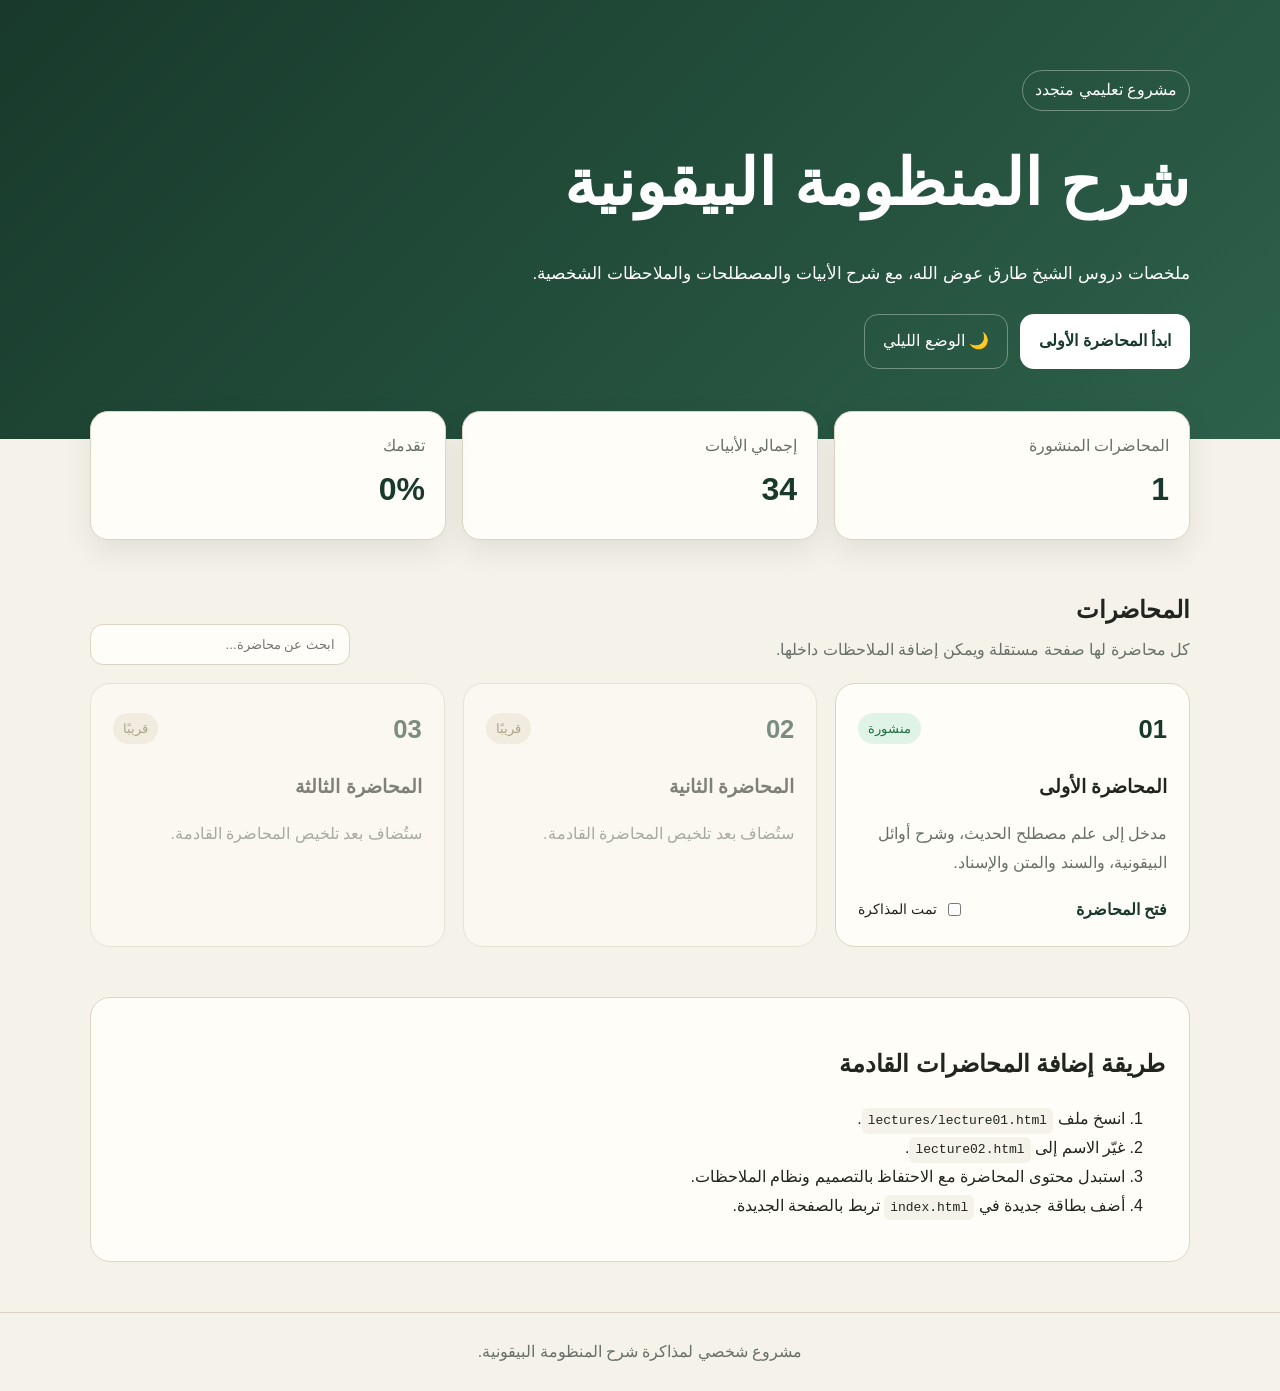
<file: index.html>
<!DOCTYPE html>
<html lang="ar" dir="rtl">
<head>
  <meta charset="UTF-8">
  <meta name="viewport" content="width=device-width, initial-scale=1.0">
  <meta name="description" content="ملخصات شرح المنظومة البيقونية للشيخ طارق عوض الله">
  <title>شرح المنظومة البيقونية | المحاضرات</title>
  <link rel="stylesheet" href="assets/css/home.css">
</head>
<body>
  <header class="hero">
    <div class="container">
      <span class="tag">مشروع تعليمي متجدد</span>
      <h1>شرح المنظومة البيقونية</h1>
      <p>ملخصات دروس الشيخ طارق عوض الله، مع شرح الأبيات والمصطلحات والملاحظات الشخصية.</p>
      <div class="hero-actions">
        <a class="primary-btn" href="lectures/lecture01.html">ابدأ المحاضرة الأولى</a>
        <button id="themeBtn" class="secondary-btn" type="button">🌙 الوضع الليلي</button>
      </div>
    </div>
  </header>

  <main class="container">
    <section class="stats">
      <div class="stat">
        <span>المحاضرات المنشورة</span>
        <strong>1</strong>
      </div>
      <div class="stat">
        <span>إجمالي الأبيات</span>
        <strong>34</strong>
      </div>
      <div class="stat">
        <span>تقدمك</span>
        <strong id="progressText">0%</strong>
      </div>
    </section>

    <section>
      <div class="section-head">
        <div>
          <h2>المحاضرات</h2>
          <p>كل محاضرة لها صفحة مستقلة ويمكن إضافة الملاحظات داخلها.</p>
        </div>
        <input id="lectureSearch" type="search" placeholder="ابحث عن محاضرة...">
      </div>

      <div class="lecture-grid" id="lectureGrid">
        <article class="lecture-card" data-title="المحاضرة الأولى مدخل إلى علم مصطلح الحديث البيقونية">
          <div class="card-top">
            <span class="number">01</span>
            <span class="status published">منشورة</span>
          </div>
          <h3>المحاضرة الأولى</h3>
          <p>مدخل إلى علم مصطلح الحديث، وشرح أوائل البيقونية، والسند والمتن والإسناد.</p>
          <div class="card-actions">
            <a href="lectures/lecture01.html">فتح المحاضرة</a>
            <label class="check-row">
              <input id="done-lecture-01" type="checkbox">
              <span>تمت المذاكرة</span>
            </label>
          </div>
        </article>

        <article class="lecture-card disabled" data-title="المحاضرة الثانية">
          <div class="card-top">
            <span class="number">02</span>
            <span class="status coming">قريبًا</span>
          </div>
          <h3>المحاضرة الثانية</h3>
          <p>ستُضاف بعد تلخيص المحاضرة القادمة.</p>
        </article>

        <article class="lecture-card disabled" data-title="المحاضرة الثالثة">
          <div class="card-top">
            <span class="number">03</span>
            <span class="status coming">قريبًا</span>
          </div>
          <h3>المحاضرة الثالثة</h3>
          <p>ستُضاف بعد تلخيص المحاضرة القادمة.</p>
        </article>
      </div>
    </section>

    <section class="how">
      <h2>طريقة إضافة المحاضرات القادمة</h2>
      <ol>
        <li>انسخ ملف <code>lectures/lecture01.html</code>.</li>
        <li>غيّر الاسم إلى <code>lecture02.html</code>.</li>
        <li>استبدل محتوى المحاضرة مع الاحتفاظ بالتصميم ونظام الملاحظات.</li>
        <li>أضف بطاقة جديدة في <code>index.html</code> تربط بالصفحة الجديدة.</li>
      </ol>
    </section>
  </main>

  <footer>
    مشروع شخصي لمذاكرة شرح المنظومة البيقونية.
  </footer>

  <script src="assets/js/home.js"></script>
</body>
</html>
</file>
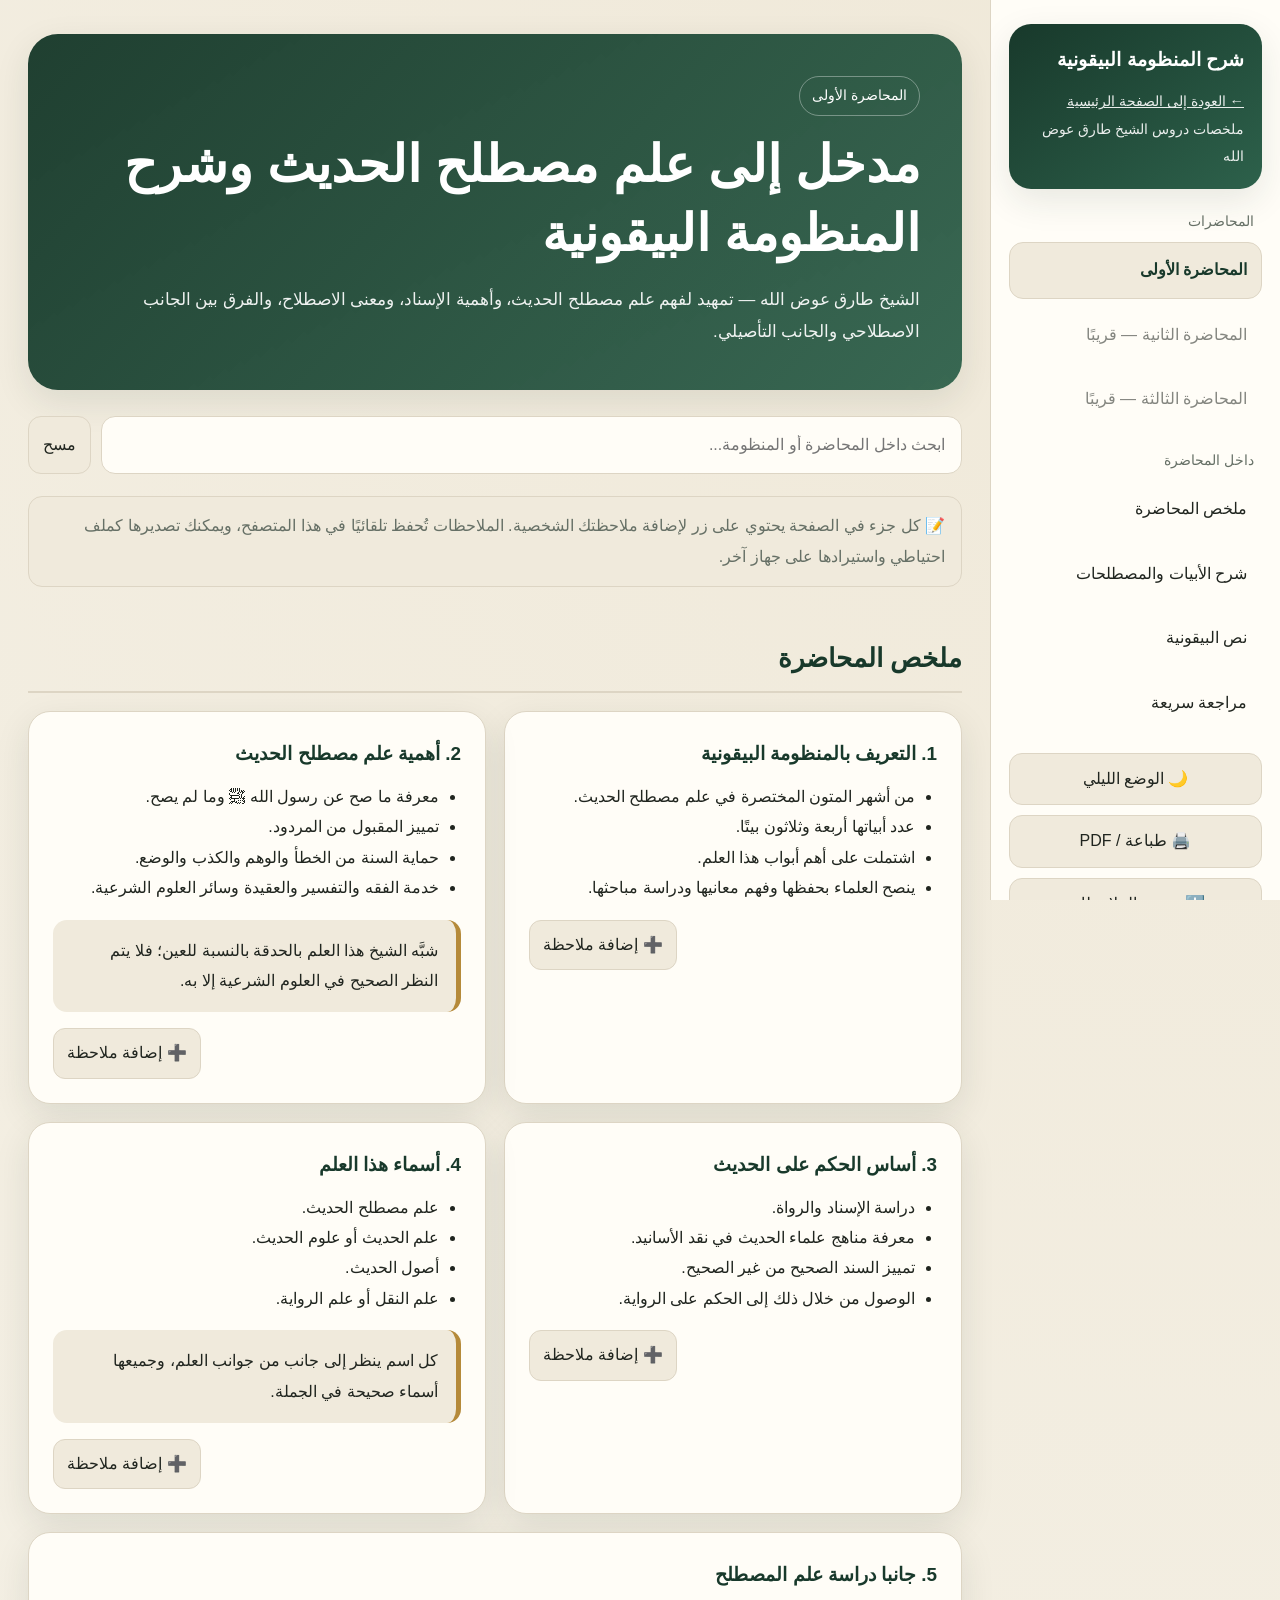
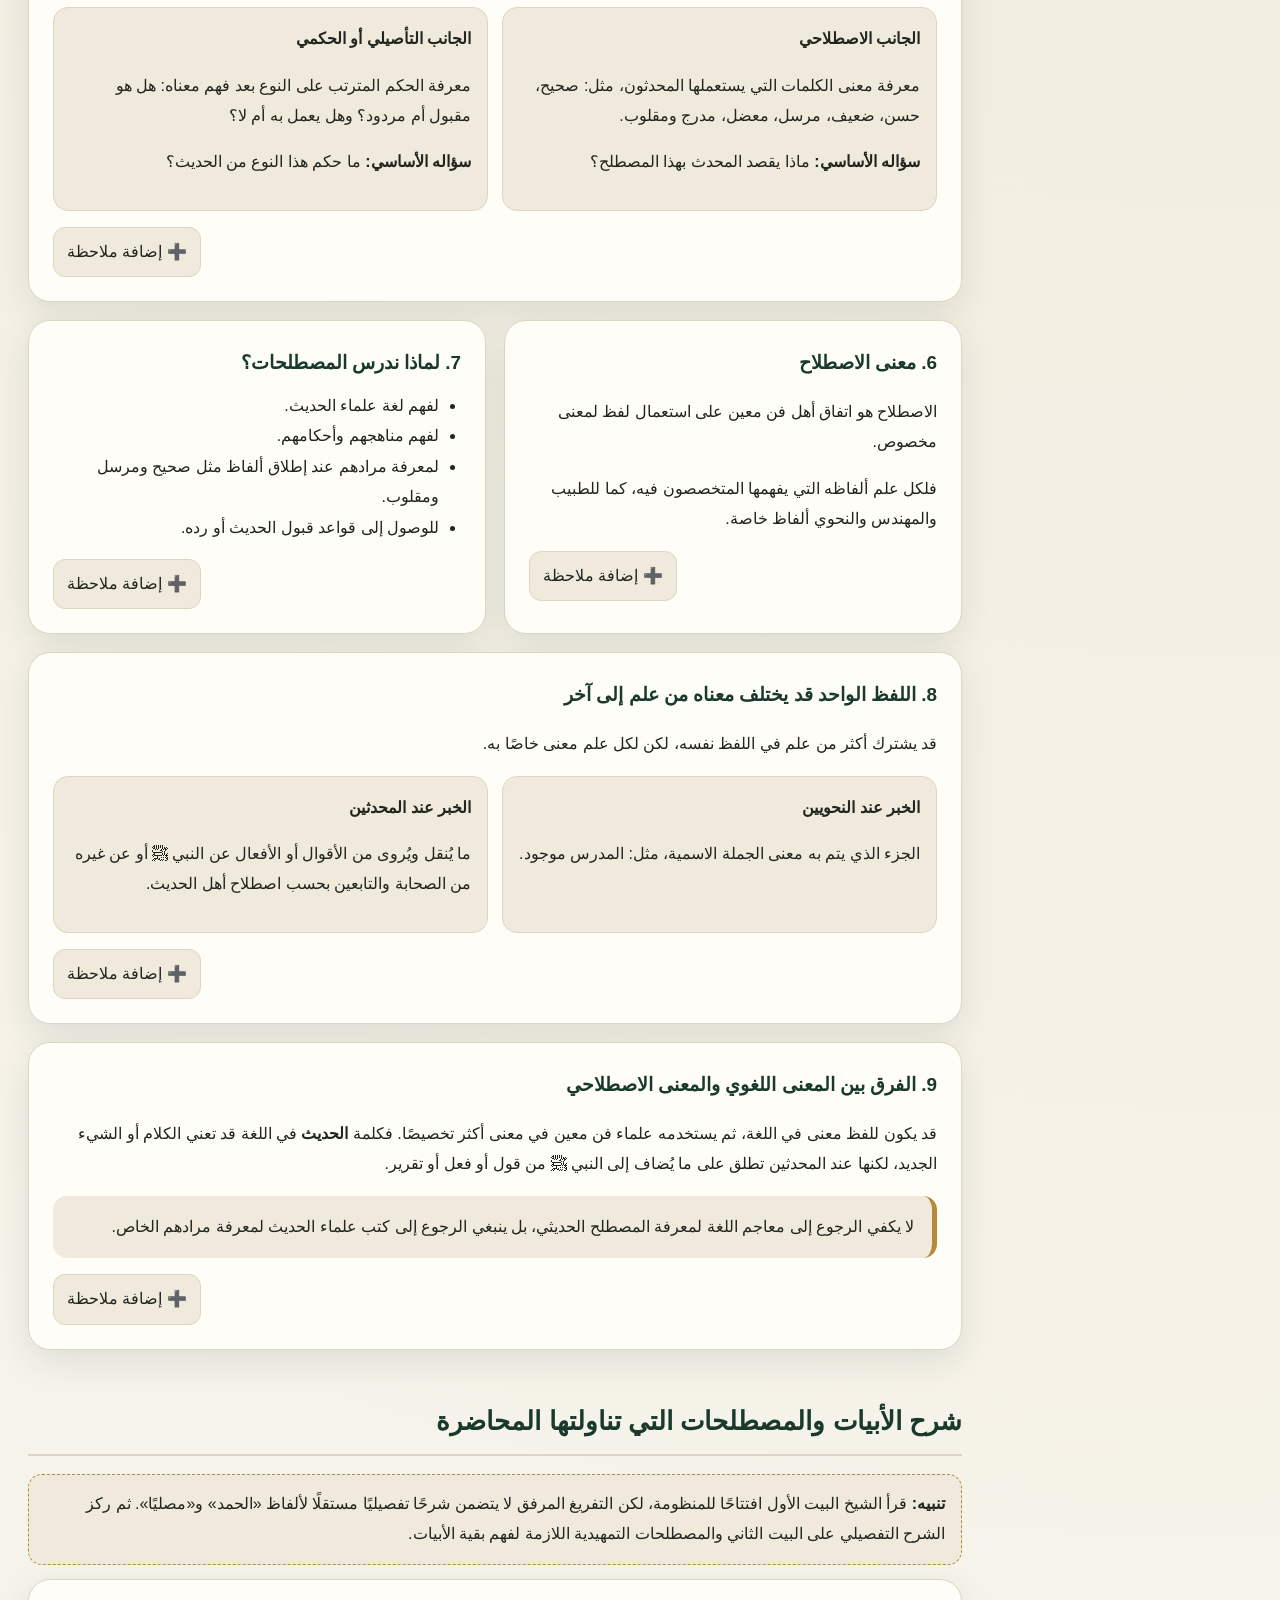
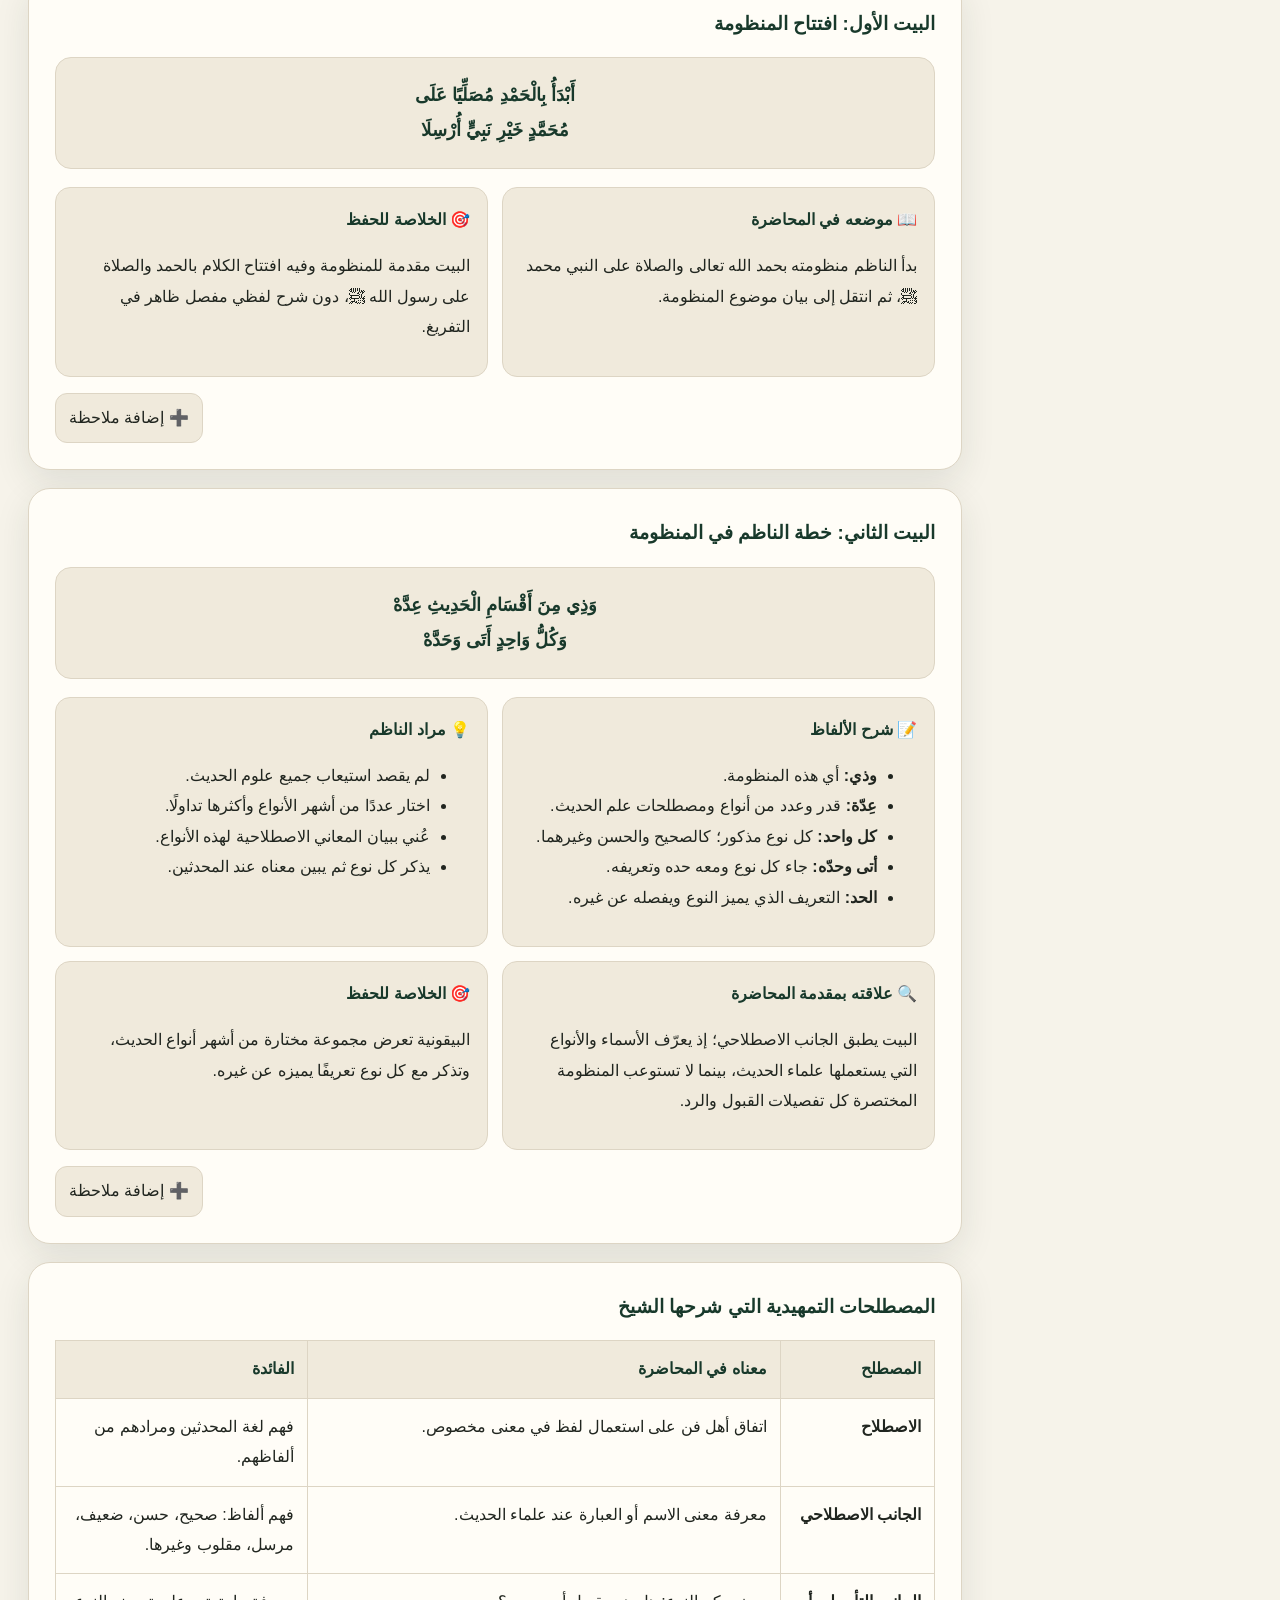
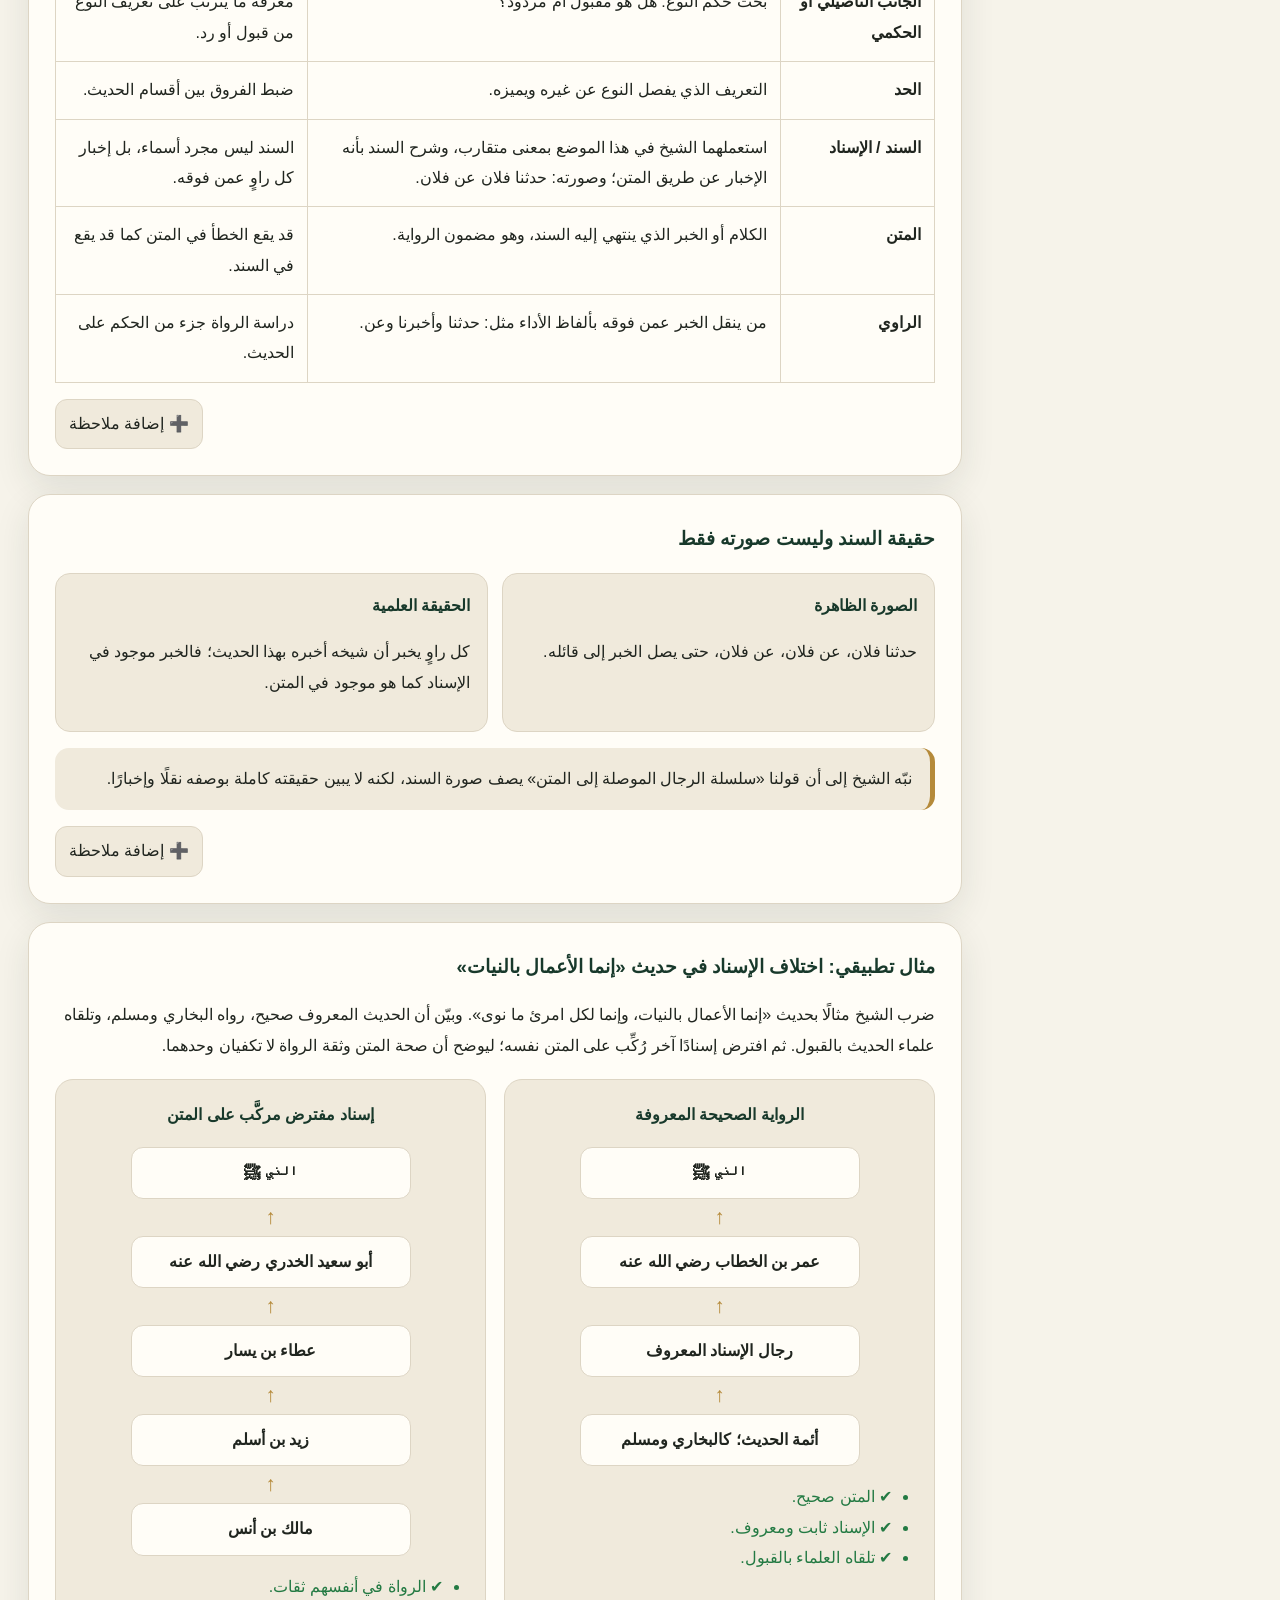
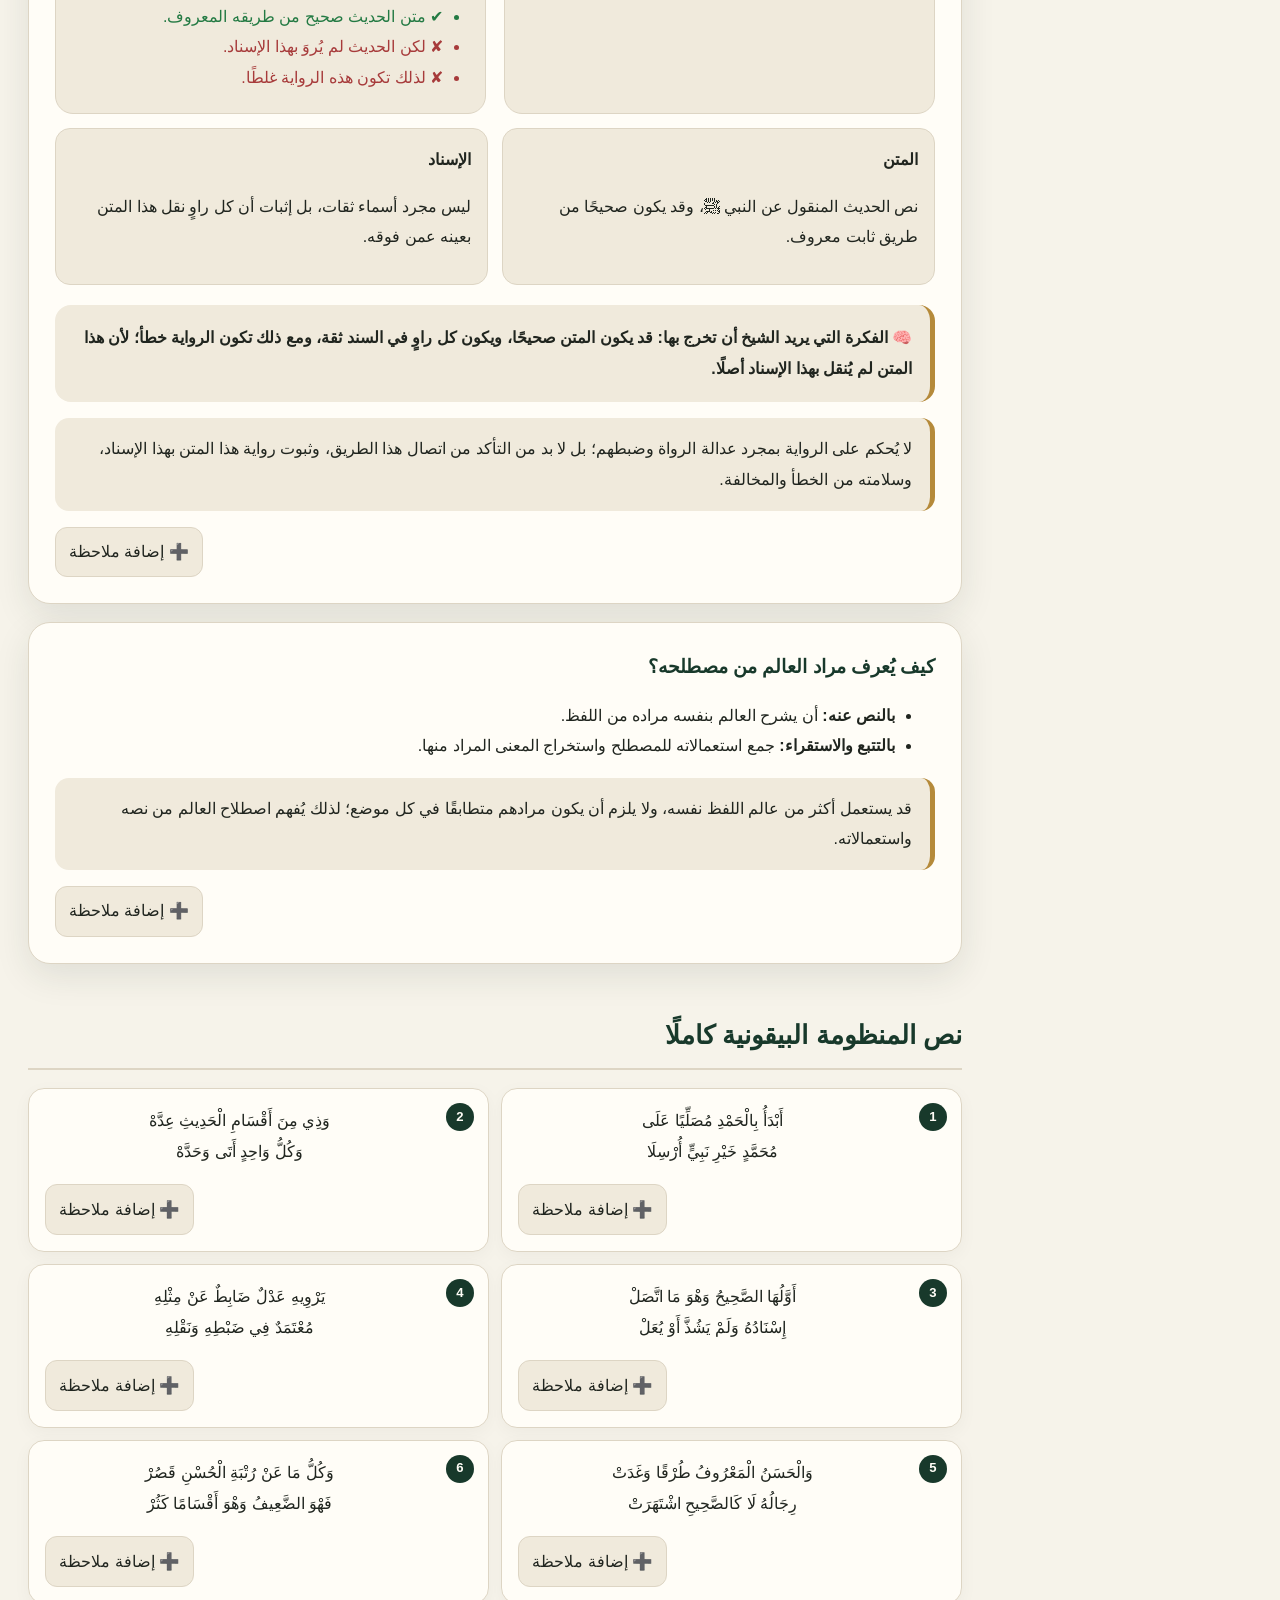
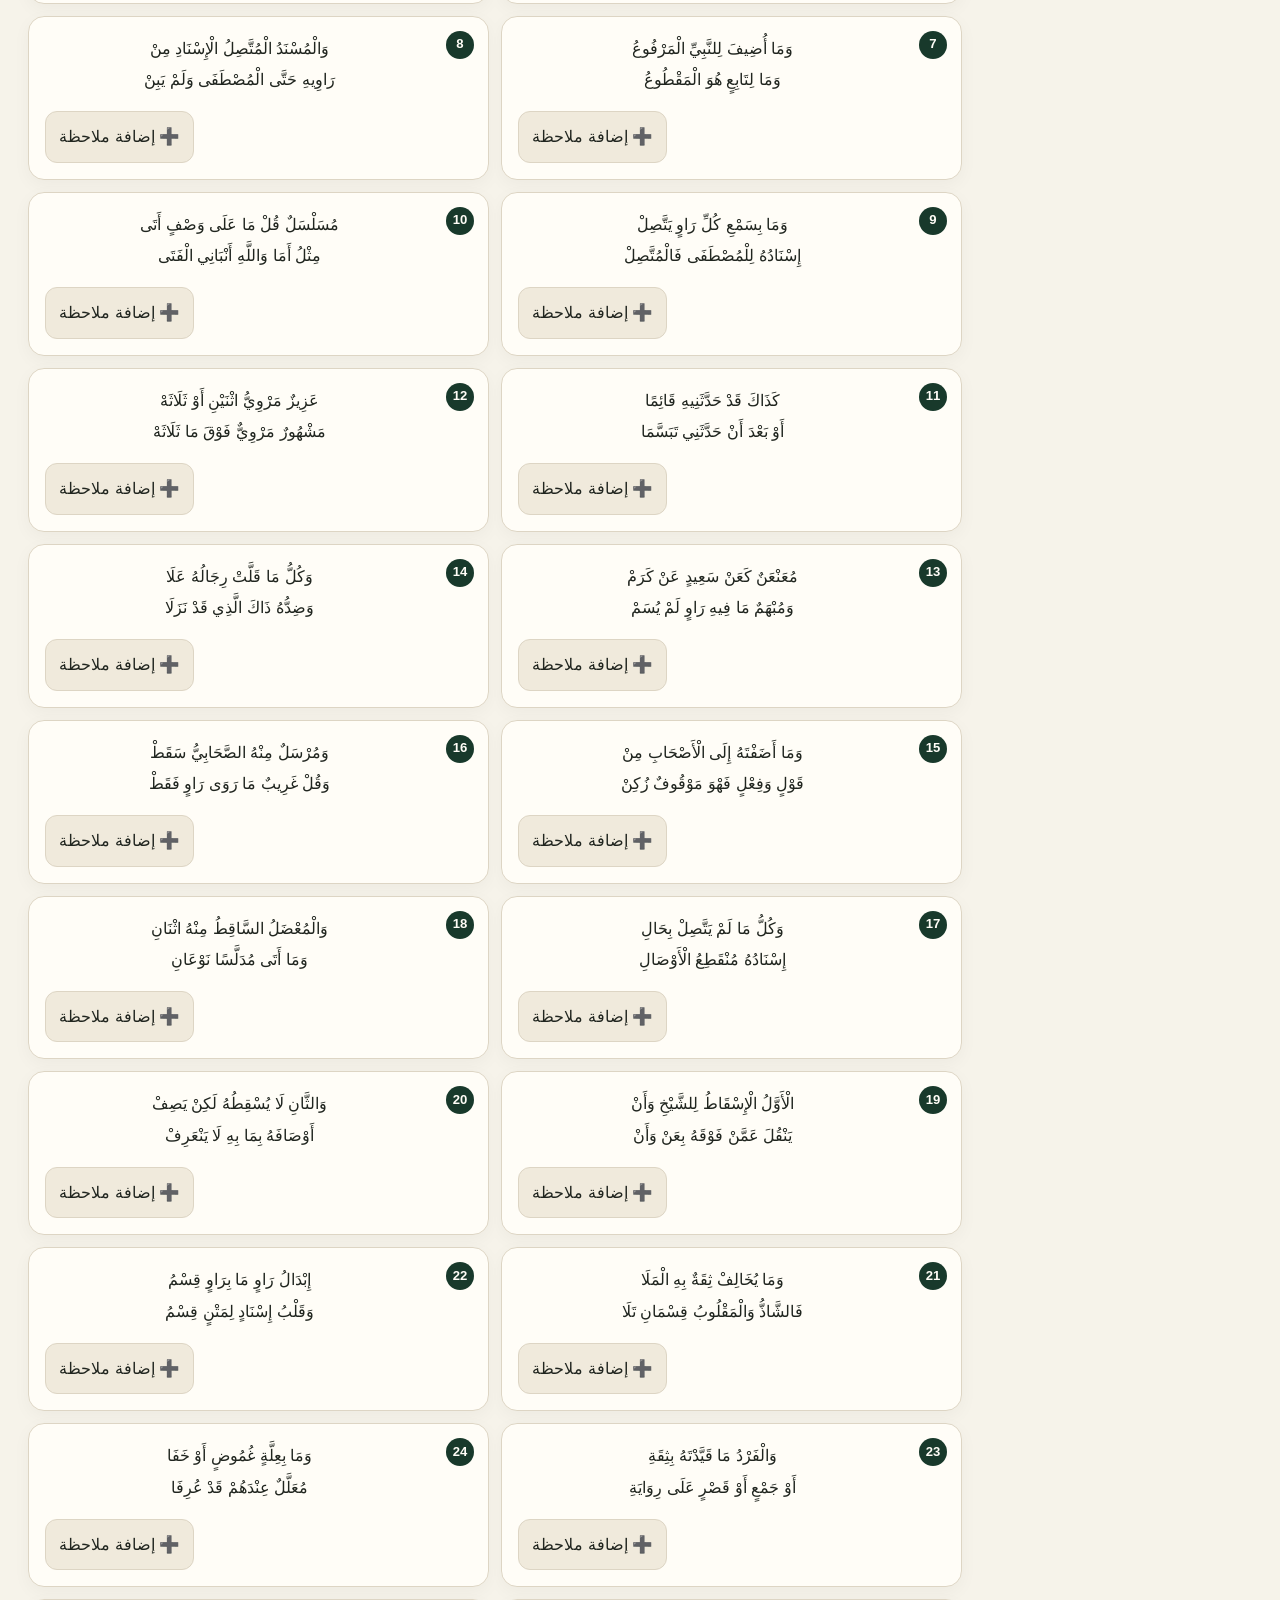
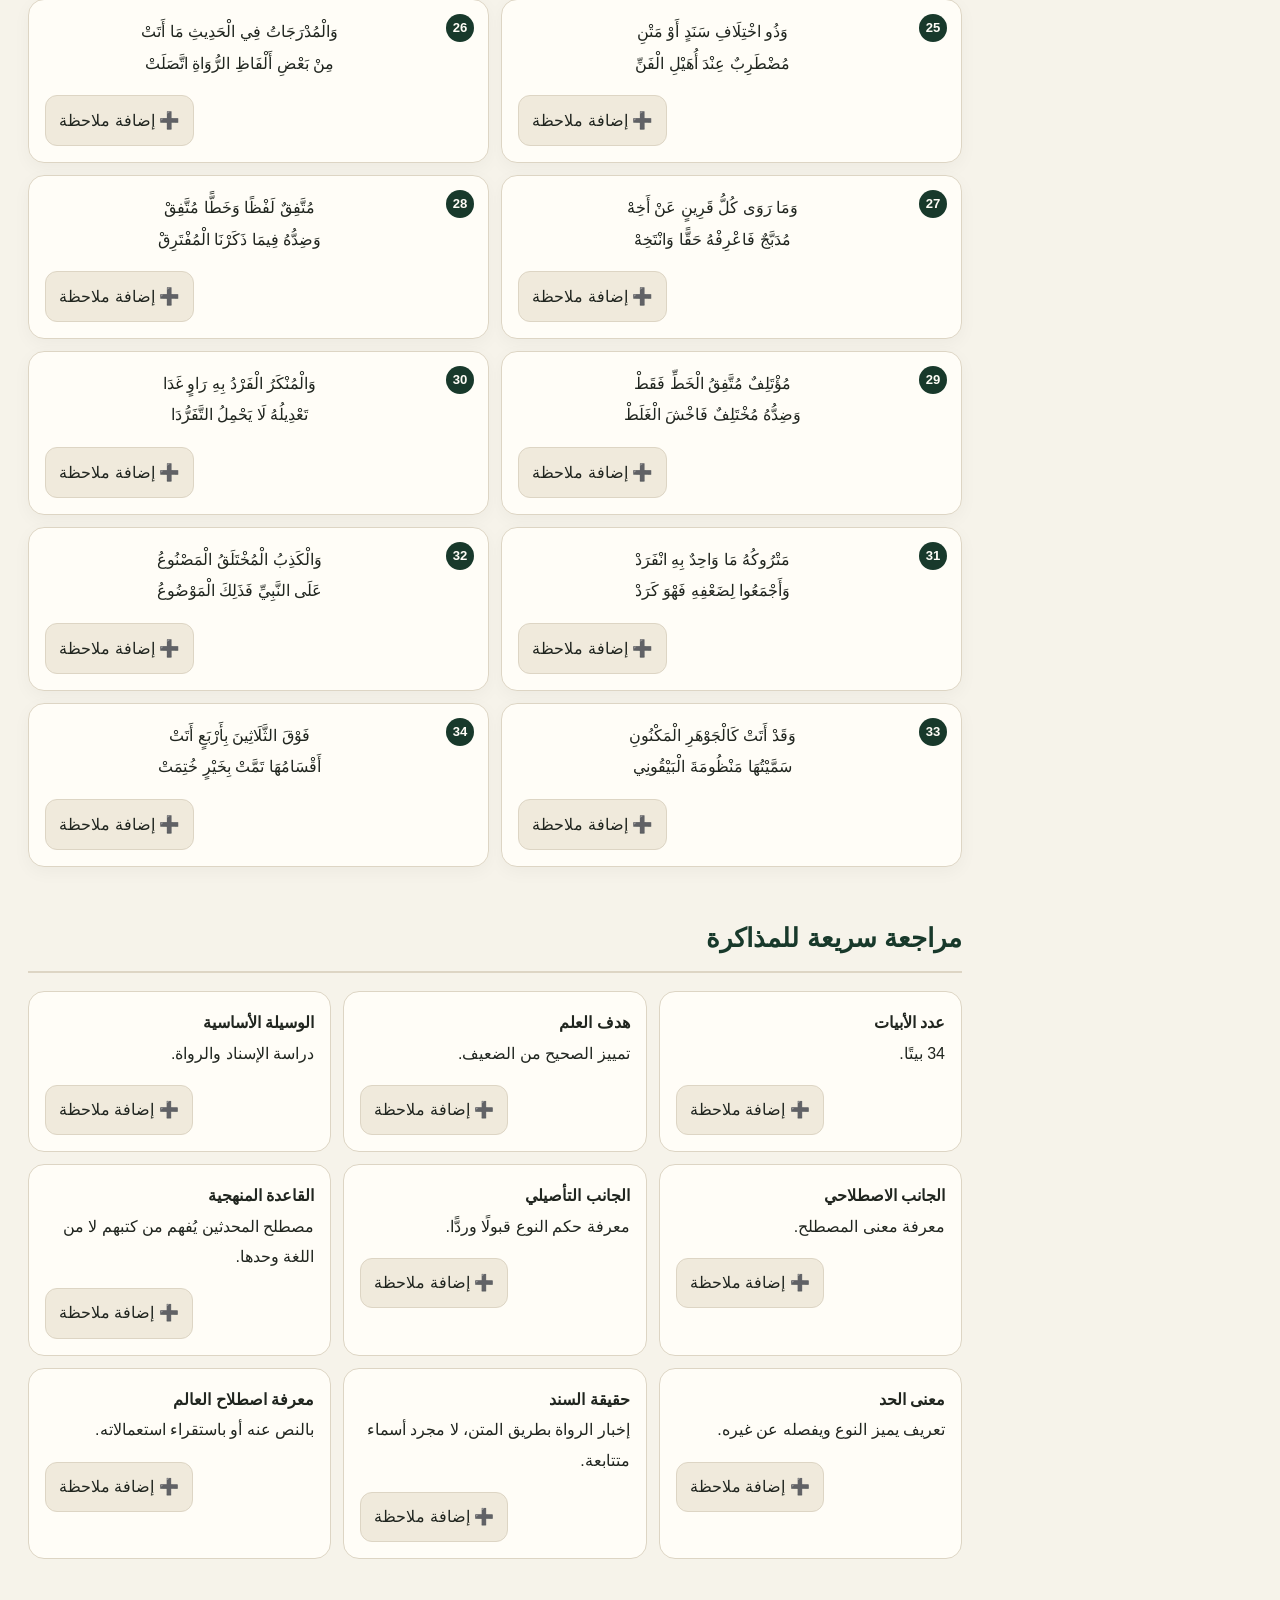
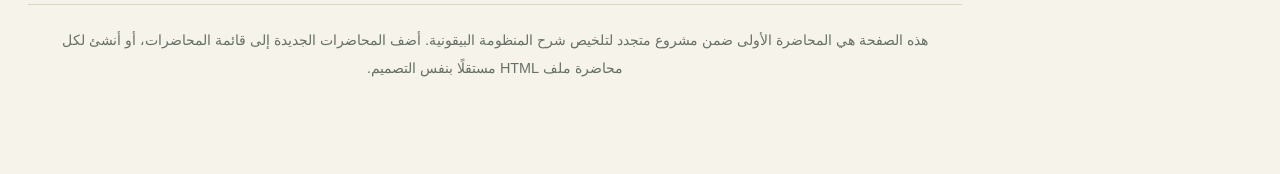
<file: lectures/lecture01.html>
<!DOCTYPE html>
<html lang="ar" dir="rtl">
<head>
  <meta charset="UTF-8" />
  <meta name="viewport" content="width=device-width, initial-scale=1.0" />
  <meta name="description" content="ملخص المحاضرة الأولى للشيخ طارق عوض الله في شرح المنظومة البيقونية وعلم مصطلح الحديث." />
  <meta name="theme-color" content="#18392b" />
  <title>المحاضرة الأولى | شرح المنظومة البيقونية</title>

  <style>
    :root {
      --bg: #f6f3ea;
      --surface: #fffdf7;
      --surface-2: #f0eadc;
      --text: #20251f;
      --muted: #667066;
      --primary: #18392b;
      --primary-2: #2d614b;
      --accent: #b58a3a;
      --border: #ddd5c4;
      --shadow: 0 12px 35px rgba(31, 52, 41, .10);
      --radius: 22px;
    }

    body.dark {
      --bg: #111713;
      --surface: #18211b;
      --surface-2: #222d25;
      --text: #eef4ee;
      --muted: #adb9af;
      --primary: #b8ddc8;
      --primary-2: #80b897;
      --accent: #e4bd6a;
      --border: #334238;
      --shadow: 0 12px 35px rgba(0, 0, 0, .28);
    }

    * { box-sizing: border-box; }
    html { scroll-behavior: smooth; }

    body {
      margin: 0;
      font-family: Tahoma, Arial, sans-serif;
      background:
        radial-gradient(circle at top right, rgba(181,138,58,.10), transparent 28%),
        var(--bg);
      color: var(--text);
      line-height: 1.9;
    }

    a { color: inherit; text-decoration: none; }
    button, input { font: inherit; }

    .layout {
      display: grid;
      grid-template-columns: 290px minmax(0, 1fr);
      min-height: 100vh;
    }

    aside {
      position: sticky;
      top: 0;
      height: 100vh;
      padding: 24px 18px;
      background: var(--surface);
      border-left: 1px solid var(--border);
      overflow-y: auto;
    }

    .brand {
      padding: 18px;
      border-radius: var(--radius);
      background: linear-gradient(145deg, var(--primary), var(--primary-2));
      color: #fff;
      box-shadow: var(--shadow);
      margin-bottom: 20px;
    }

    body.dark .brand { color: #102017; }

    .brand h1 {
      margin: 0 0 8px;
      font-size: 1.2rem;
    }

    .brand p {
      margin: 0;
      opacity: .9;
      font-size: .9rem;
    }

    .sidebar-title {
      font-size: .85rem;
      color: var(--muted);
      margin: 20px 8px 8px;
    }

    .lecture-link {
      display: block;
      padding: 12px 14px;
      border-radius: 14px;
      margin-bottom: 8px;
      border: 1px solid transparent;
    }

    .lecture-link.active {
      background: var(--surface-2);
      border-color: var(--border);
      color: var(--primary);
      font-weight: bold;
    }

    .lecture-link.disabled {
      opacity: .55;
      cursor: default;
    }

    .side-tools {
      display: grid;
      gap: 10px;
      margin-top: 22px;
    }

    .btn {
      border: 1px solid var(--border);
      background: var(--surface-2);
      color: var(--text);
      padding: 10px 14px;
      border-radius: 13px;
      cursor: pointer;
      transition: .2s ease;
    }

    .btn:hover { transform: translateY(-1px); }

    main {
      width: min(100%, 1100px);
      margin: 0 auto;
      padding: 34px 28px 70px;
    }

    .hero {
      padding: 42px;
      border-radius: 30px;
      color: white;
      background:
        linear-gradient(135deg, rgba(24,57,43,.97), rgba(45,97,75,.94)),
        linear-gradient(45deg, transparent, rgba(181,138,58,.22));
      box-shadow: var(--shadow);
      margin-bottom: 26px;
    }

    .hero .eyebrow {
      display: inline-block;
      padding: 6px 12px;
      border: 1px solid rgba(255,255,255,.35);
      border-radius: 999px;
      font-size: .85rem;
      margin-bottom: 14px;
    }

    .hero h2 {
      margin: 0;
      font-size: clamp(1.8rem, 4vw, 3.2rem);
      line-height: 1.35;
    }

    .hero p {
      max-width: 780px;
      margin: 16px 0 0;
      opacity: .92;
      font-size: 1.05rem;
    }

    .search-box {
      margin: 22px 0;
      display: flex;
      gap: 10px;
    }

    .search-box input {
      flex: 1;
      min-width: 0;
      padding: 13px 16px;
      border-radius: 14px;
      border: 1px solid var(--border);
      background: var(--surface);
      color: var(--text);
      outline: none;
    }

    .grid {
      display: grid;
      grid-template-columns: repeat(2, minmax(0, 1fr));
      gap: 18px;
    }

    .card {
      background: var(--surface);
      border: 1px solid var(--border);
      border-radius: var(--radius);
      padding: 24px;
      box-shadow: var(--shadow);
    }

    .card h3 {
      color: var(--primary);
      margin-top: 0;
      margin-bottom: 10px;
      font-size: 1.18rem;
    }

    .card ul {
      margin: 0;
      padding-right: 22px;
    }

    .wide { grid-column: 1 / -1; }

    .highlight {
      border-right: 5px solid var(--accent);
      background: var(--surface-2);
      padding: 16px 18px;
      border-radius: 14px;
      margin-top: 16px;
    }

    .compare {
      display: grid;
      grid-template-columns: 1fr 1fr;
      gap: 14px;
      margin-top: 14px;
    }

    .compare > div {
      border: 1px solid var(--border);
      background: var(--surface-2);
      padding: 16px;
      border-radius: 15px;
    }

    .section-title {
      margin: 46px 0 18px;
      color: var(--primary);
      font-size: 1.65rem;
      border-bottom: 2px solid var(--border);
      padding-bottom: 8px;
    }

    .poem {
      counter-reset: verse;
      display: grid;
      grid-template-columns: repeat(2, minmax(0, 1fr));
      gap: 12px;
    }

    .verse {
      counter-increment: verse;
      position: relative;
      padding: 16px 54px 16px 16px;
      border: 1px solid var(--border);
      border-radius: 16px;
      background: var(--surface);
      box-shadow: 0 5px 18px rgba(0,0,0,.04);
      text-align: center;
      font-size: 1.03rem;
    }

    .verse::before {
      content: counter(verse);
      position: absolute;
      right: 14px;
      top: 14px;
      width: 28px;
      height: 28px;
      border-radius: 50%;
      display: grid;
      place-items: center;
      background: var(--primary);
      color: var(--surface);
      font-size: .82rem;
      font-weight: bold;
    }

    .verse span {
      display: block;
    }

    .quick-review {
      display: grid;
      grid-template-columns: repeat(3, minmax(0, 1fr));
      gap: 12px;
    }

    .review-item {
      background: var(--surface);
      border: 1px solid var(--border);
      border-radius: 16px;
      padding: 16px;
    }

    footer {
      margin-top: 45px;
      padding: 22px;
      border-top: 1px solid var(--border);
      color: var(--muted);
      text-align: center;
      font-size: .9rem;
    }

    .hidden-by-search { display: none !important; }
    .mobile-nav { display: none; }


    .lesson-block{background:var(--surface);border:1px solid var(--border);border-radius:var(--radius);padding:26px;margin-bottom:18px;box-shadow:var(--shadow)}
    .lesson-block h3{margin:0 0 16px;color:var(--primary)}
    .bayt-box{text-align:center;padding:20px;margin-bottom:18px;border-radius:16px;background:var(--surface-2);border:1px solid var(--border);color:var(--primary);font-size:1.15rem;font-weight:bold}
    .bayt-box span{display:block}
    .study-parts{display:grid;grid-template-columns:repeat(2,minmax(0,1fr));gap:14px}
    .study-part{border:1px solid var(--border);border-radius:15px;padding:17px;background:var(--surface-2)}
    .study-part h4{margin:0 0 8px;color:var(--primary)}
    .term-table{width:100%;border-collapse:collapse;margin-top:14px}
    .term-table th,.term-table td{padding:13px;text-align:right;border:1px solid var(--border);vertical-align:top}
    .term-table th{background:var(--surface-2);color:var(--primary)}
    .source-note{padding:14px 16px;border-radius:14px;border:1px dashed var(--accent);margin:14px 0;background:var(--surface-2)}

    @media (max-width: 900px) {
      .layout { display: block; }
      aside {
        position: static;
        height: auto;
        border-left: 0;
        border-bottom: 1px solid var(--border);
      }
      .desktop-only { display: none; }
      .mobile-nav { display: flex; gap: 10px; flex-wrap: wrap; }
      main { padding: 22px 16px 55px; }
      .hero { padding: 28px 22px; }
      .grid, .poem, .quick-review, .compare, .study-parts { grid-template-columns: 1fr; }
      .term-table { display:block; overflow-x:auto; }
    }


    .note-tools {
      display: flex;
      justify-content: flex-end;
      margin-top: 16px;
    }

    .note-toggle {
      border: 1px solid var(--border);
      background: var(--surface-2);
      color: var(--text);
      padding: 9px 13px;
      border-radius: 12px;
      cursor: pointer;
    }

    .note-panel {
      margin-top: 14px;
      padding: 16px;
      border-radius: 15px;
      border: 1px dashed var(--accent);
      background: var(--surface-2);
    }

    .note-panel[hidden] { display: none; }

    .note-panel label {
      display: block;
      color: var(--primary);
      font-weight: bold;
      margin-bottom: 8px;
    }

    .note-textarea {
      width: 100%;
      min-height: 120px;
      resize: vertical;
      border: 1px solid var(--border);
      border-radius: 13px;
      padding: 12px;
      background: var(--surface);
      color: var(--text);
      line-height: 1.8;
      outline: none;
    }

    .note-status {
      margin-top: 8px;
      min-height: 24px;
      color: var(--muted);
      font-size: .86rem;
    }

    .note-actions {
      display: flex;
      gap: 8px;
      flex-wrap: wrap;
      margin-top: 10px;
    }

    .note-delete {
      border-color: #b64b4b;
    }

    .has-note {
      border-color: var(--accent) !important;
      position: relative;
    }

    .has-note::after {
      content: "لديك ملاحظة";
      position: absolute;
      top: 10px;
      left: 12px;
      background: var(--accent);
      color: #fff;
      padding: 3px 9px;
      border-radius: 999px;
      font-size: .74rem;
    }

    .notes-help {
      margin: 18px 0;
      padding: 14px 16px;
      border-radius: 14px;
      background: var(--surface-2);
      border: 1px solid var(--border);
      color: var(--muted);
    }


    .isnad-comparison {
      display: grid;
      grid-template-columns: repeat(2, minmax(0, 1fr));
      gap: 18px;
      margin-top: 18px;
    }

    .isnad-path {
      border: 1px solid var(--border);
      border-radius: 18px;
      padding: 20px;
      background: var(--surface-2);
    }

    .isnad-path h4 {
      margin: 0 0 14px;
      color: var(--primary);
      text-align: center;
    }

    .chain {
      display: grid;
      gap: 8px;
      justify-items: center;
      margin: 16px 0;
    }

    .chain-node {
      width: min(100%, 280px);
      padding: 10px 14px;
      border: 1px solid var(--border);
      border-radius: 12px;
      background: var(--surface);
      text-align: center;
      font-weight: bold;
    }

    .chain-arrow {
      color: var(--accent);
      font-size: 1.3rem;
      line-height: 1;
    }

    .verdict-list {
      margin: 14px 0 0;
      padding-right: 22px;
    }

    .verdict-good { color: #237a43; }
    .verdict-bad { color: #a73b3b; }

    .key-lesson {
      margin-top: 20px;
      padding: 18px;
      border-radius: 16px;
      border-right: 5px solid var(--accent);
      background: var(--surface-2);
      font-weight: bold;
    }

    @media (max-width: 900px) {
      .isnad-comparison { grid-template-columns: 1fr; }
    }

    @media print {
      .note-tools, .note-actions, .notes-help { display: none !important; }
      .note-panel[hidden] { display: none !important; }
      .note-panel:not([hidden]) { border: 1px solid #999; }
      .note-textarea { border: 0; min-height: auto; }
    }

    @media print {
      aside, .search-box, .side-tools, .mobile-nav { display: none !important; }
      .layout { display: block; }
      main { width: 100%; max-width: none; padding: 0; }
      body { background: white; color: black; }
      .hero, .card, .verse, .review-item {
        box-shadow: none;
        break-inside: avoid;
      }
      .hero {
        color: black;
        background: white;
        border: 2px solid #222;
      }
    }
  </style>
</head>

<body>
  <div class="layout">
    <aside>
      <div class="brand">
        <h1>شرح المنظومة البيقونية</h1>
        <p style="margin-top:10px"><a href="../index.html" style="color:inherit;text-decoration:underline">← العودة إلى الصفحة الرئيسية</a></p>
        <p>ملخصات دروس الشيخ طارق عوض الله</p>
      </div>

      <div class="sidebar-title">المحاضرات</div>
      <a class="lecture-link active" href="#lecture-1">المحاضرة الأولى</a>
      <div class="lecture-link disabled">المحاضرة الثانية — قريبًا</div>
      <div class="lecture-link disabled">المحاضرة الثالثة — قريبًا</div>

      <div class="sidebar-title">داخل المحاضرة</div>
      <div class="desktop-only">
        <a class="lecture-link" href="#summary">ملخص المحاضرة</a>
        <a class="lecture-link" href="#verse-explanation">شرح الأبيات والمصطلحات</a>
        <a class="lecture-link" href="#poem">نص البيقونية</a>
        <a class="lecture-link" href="#review">مراجعة سريعة</a>
      </div>

      <div class="side-tools">
        <button class="btn" id="themeBtn" type="button">🌙 الوضع الليلي</button>
        <button class="btn" id="printBtn" type="button">🖨️ طباعة / PDF</button>
        <button class="btn" id="exportNotesBtn" type="button">⬇️ تصدير الملاحظات</button>
        <button class="btn" id="importNotesBtn" type="button">⬆️ استيراد الملاحظات</button>
        <button class="btn" id="clearAllNotesBtn" type="button">🗑️ مسح كل الملاحظات</button>
        <input id="importNotesInput" type="file" accept="application/json" hidden />
      </div>
    </aside>

    <main>
      <nav class="mobile-nav" aria-label="التنقل داخل الصفحة">
        <a class="btn" href="#summary">الملخص</a>
        <a class="btn" href="#verse-explanation">شرح الأبيات</a>
        <a class="btn" href="#poem">المنظومة</a>
        <a class="btn" href="#review">المراجعة</a>
      </nav>

      <section class="hero" id="lecture-1">
        <span class="eyebrow">المحاضرة الأولى</span>
        <h2>مدخل إلى علم مصطلح الحديث وشرح المنظومة البيقونية</h2>
        <p>
          الشيخ طارق عوض الله — تمهيد لفهم علم مصطلح الحديث، وأهمية الإسناد،
          ومعنى الاصطلاح، والفرق بين الجانب الاصطلاحي والجانب التأصيلي.
        </p>
      </section>

      <div class="search-box">
        <input id="searchInput" type="search" placeholder="ابحث داخل المحاضرة أو المنظومة..." aria-label="البحث داخل الصفحة" />
        <button class="btn" id="clearSearch" type="button">مسح</button>
      </div>

      <div class="notes-help">
        📝 كل جزء في الصفحة يحتوي على زر لإضافة ملاحظتك الشخصية. الملاحظات تُحفظ تلقائيًا في هذا المتصفح، ويمكنك تصديرها كملف احتياطي واستيرادها على جهاز آخر.
      </div>

      <section id="summary">
        <h2 class="section-title">ملخص المحاضرة</h2>

        <div class="grid searchable-zone">
          <article data-note-id="summary-1" class="noteable card">
            <h3>1. التعريف بالمنظومة البيقونية</h3>
            <ul>
              <li>من أشهر المتون المختصرة في علم مصطلح الحديث.</li>
              <li>عدد أبياتها أربعة وثلاثون بيتًا.</li>
              <li>اشتملت على أهم أبواب هذا العلم.</li>
              <li>ينصح العلماء بحفظها وفهم معانيها ودراسة مباحثها.</li>
            </ul>
          </article>

          <article data-note-id="summary-2" class="noteable card">
            <h3>2. أهمية علم مصطلح الحديث</h3>
            <ul>
              <li>معرفة ما صح عن رسول الله ﷺ وما لم يصح.</li>
              <li>تمييز المقبول من المردود.</li>
              <li>حماية السنة من الخطأ والوهم والكذب والوضع.</li>
              <li>خدمة الفقه والتفسير والعقيدة وسائر العلوم الشرعية.</li>
            </ul>
            <div class="highlight">شبَّه الشيخ هذا العلم بالحدقة بالنسبة للعين؛ فلا يتم النظر الصحيح في العلوم الشرعية إلا به.</div>
          </article>

          <article data-note-id="summary-3" class="noteable card">
            <h3>3. أساس الحكم على الحديث</h3>
            <ul>
              <li>دراسة الإسناد والرواة.</li>
              <li>معرفة مناهج علماء الحديث في نقد الأسانيد.</li>
              <li>تمييز السند الصحيح من غير الصحيح.</li>
              <li>الوصول من خلال ذلك إلى الحكم على الرواية.</li>
            </ul>
          </article>

          <article data-note-id="summary-4" class="noteable card">
            <h3>4. أسماء هذا العلم</h3>
            <ul>
              <li>علم مصطلح الحديث.</li>
              <li>علم الحديث أو علوم الحديث.</li>
              <li>أصول الحديث.</li>
              <li>علم النقل أو علم الرواية.</li>
            </ul>
            <div class="highlight">كل اسم ينظر إلى جانب من جوانب العلم، وجميعها أسماء صحيحة في الجملة.</div>
          </article>

          <article data-note-id="summary-5" class="noteable card wide">
            <h3>5. جانبا دراسة علم المصطلح</h3>
            <div class="compare">
              <div>
                <strong>الجانب الاصطلاحي</strong>
                <p>معرفة معنى الكلمات التي يستعملها المحدثون، مثل: صحيح، حسن، ضعيف، مرسل، معضل، مدرج ومقلوب.</p>
                <p><strong>سؤاله الأساسي:</strong> ماذا يقصد المحدث بهذا المصطلح؟</p>
              </div>
              <div>
                <strong>الجانب التأصيلي أو الحكمي</strong>
                <p>معرفة الحكم المترتب على النوع بعد فهم معناه: هل هو مقبول أم مردود؟ وهل يعمل به أم لا؟</p>
                <p><strong>سؤاله الأساسي:</strong> ما حكم هذا النوع من الحديث؟</p>
              </div>
            </div>
          </article>

          <article data-note-id="summary-6" class="noteable card">
            <h3>6. معنى الاصطلاح</h3>
            <p>الاصطلاح هو اتفاق أهل فن معين على استعمال لفظ لمعنى مخصوص.</p>
            <p>فلكل علم ألفاظه التي يفهمها المتخصصون فيه، كما للطبيب والمهندس والنحوي ألفاظ خاصة.</p>
          </article>

          <article data-note-id="summary-7" class="noteable card">
            <h3>7. لماذا ندرس المصطلحات؟</h3>
            <ul>
              <li>لفهم لغة علماء الحديث.</li>
              <li>لفهم مناهجهم وأحكامهم.</li>
              <li>لمعرفة مرادهم عند إطلاق ألفاظ مثل صحيح ومرسل ومقلوب.</li>
              <li>للوصول إلى قواعد قبول الحديث أو رده.</li>
            </ul>
          </article>

          <article data-note-id="summary-8" class="noteable card wide">
            <h3>8. اللفظ الواحد قد يختلف معناه من علم إلى آخر</h3>
            <p>قد يشترك أكثر من علم في اللفظ نفسه، لكن لكل علم معنى خاصًا به.</p>
            <div class="compare">
              <div>
                <strong>الخبر عند النحويين</strong>
                <p>الجزء الذي يتم به معنى الجملة الاسمية، مثل: المدرس موجود.</p>
              </div>
              <div>
                <strong>الخبر عند المحدثين</strong>
                <p>ما يُنقل ويُروى من الأقوال أو الأفعال عن النبي ﷺ أو عن غيره من الصحابة والتابعين بحسب اصطلاح أهل الحديث.</p>
              </div>
            </div>
          </article>

          <article data-note-id="summary-9" class="noteable card wide">
            <h3>9. الفرق بين المعنى اللغوي والمعنى الاصطلاحي</h3>
            <p>
              قد يكون للفظ معنى في اللغة، ثم يستخدمه علماء فن معين في معنى أكثر تخصيصًا.
              فكلمة <strong>الحديث</strong> في اللغة قد تعني الكلام أو الشيء الجديد،
              لكنها عند المحدثين تطلق على ما يُضاف إلى النبي ﷺ من قول أو فعل أو تقرير.
            </p>
            <div class="highlight">
              لا يكفي الرجوع إلى معاجم اللغة لمعرفة المصطلح الحديثي، بل ينبغي الرجوع إلى كتب علماء الحديث لمعرفة مرادهم الخاص.
            </div>
          </article>
        </div>
      </section>


      <section id="verse-explanation">
        <h2 class="section-title">شرح الأبيات والمصطلحات التي تناولتها المحاضرة</h2>

        <div class="source-note">
          <strong>تنبيه:</strong> قرأ الشيخ البيت الأول افتتاحًا للمنظومة، لكن التفريغ المرفق لا يتضمن شرحًا تفصيليًا مستقلًا لألفاظ «الحمد» و«مصليًا». ثم ركز الشرح التفصيلي على البيت الثاني والمصطلحات التمهيدية اللازمة لفهم بقية الأبيات.
        </div>

        <article data-note-id="lesson-1" class="noteable lesson-block searchable-zone">
          <h3>البيت الأول: افتتاح المنظومة</h3>
          <div class="bayt-box">
            <span>أَبْدَأُ بِالْحَمْدِ مُصَلِّيًا عَلَى</span>
            <span>مُحَمَّدٍ خَيْرِ نَبِيٍّ أُرْسِلَا</span>
          </div>
          <div class="study-parts">
            <div class="study-part">
              <h4>📖 موضعه في المحاضرة</h4>
              <p>بدأ الناظم منظومته بحمد الله تعالى والصلاة على النبي محمد ﷺ، ثم انتقل إلى بيان موضوع المنظومة.</p>
            </div>
            <div class="study-part">
              <h4>🎯 الخلاصة للحفظ</h4>
              <p>البيت مقدمة للمنظومة وفيه افتتاح الكلام بالحمد والصلاة على رسول الله ﷺ، دون شرح لفظي مفصل ظاهر في التفريغ.</p>
            </div>
          </div>
        </article>

        <article data-note-id="lesson-2" class="noteable lesson-block searchable-zone">
          <h3>البيت الثاني: خطة الناظم في المنظومة</h3>
          <div class="bayt-box">
            <span>وَذِي مِنَ أَقْسَامِ الْحَدِيثِ عِدَّهْ</span>
            <span>وَكُلُّ وَاحِدٍ أَتَى وَحَدَّهْ</span>
          </div>
          <div class="study-parts">
            <div class="study-part">
              <h4>📝 شرح الألفاظ</h4>
              <ul>
                <li><strong>وذي:</strong> أي هذه المنظومة.</li>
                <li><strong>عِدّة:</strong> قدر وعدد من أنواع ومصطلحات علم الحديث.</li>
                <li><strong>كل واحد:</strong> كل نوع مذكور؛ كالصحيح والحسن وغيرهما.</li>
                <li><strong>أتى وحدّه:</strong> جاء كل نوع ومعه حده وتعريفه.</li>
                <li><strong>الحد:</strong> التعريف الذي يميز النوع ويفصله عن غيره.</li>
              </ul>
            </div>
            <div class="study-part">
              <h4>💡 مراد الناظم</h4>
              <ul>
                <li>لم يقصد استيعاب جميع علوم الحديث.</li>
                <li>اختار عددًا من أشهر الأنواع وأكثرها تداولًا.</li>
                <li>عُني ببيان المعاني الاصطلاحية لهذه الأنواع.</li>
                <li>يذكر كل نوع ثم يبين معناه عند المحدثين.</li>
              </ul>
            </div>
            <div class="study-part">
              <h4>🔍 علاقته بمقدمة المحاضرة</h4>
              <p>البيت يطبق الجانب الاصطلاحي؛ إذ يعرّف الأسماء والأنواع التي يستعملها علماء الحديث، بينما لا تستوعب المنظومة المختصرة كل تفصيلات القبول والرد.</p>
            </div>
            <div class="study-part">
              <h4>🎯 الخلاصة للحفظ</h4>
              <p>البيقونية تعرض مجموعة مختارة من أشهر أنواع الحديث، وتذكر مع كل نوع تعريفًا يميزه عن غيره.</p>
            </div>
          </div>
        </article>

        <article data-note-id="lesson-3" class="noteable lesson-block searchable-zone">
          <h3>المصطلحات التمهيدية التي شرحها الشيخ</h3>
          <table class="term-table">
            <thead><tr><th>المصطلح</th><th>معناه في المحاضرة</th><th>الفائدة</th></tr></thead>
            <tbody>
              <tr><td><strong>الاصطلاح</strong></td><td>اتفاق أهل فن على استعمال لفظ في معنى مخصوص.</td><td>فهم لغة المحدثين ومرادهم من ألفاظهم.</td></tr>
              <tr><td><strong>الجانب الاصطلاحي</strong></td><td>معرفة معنى الاسم أو العبارة عند علماء الحديث.</td><td>فهم ألفاظ: صحيح، حسن، ضعيف، مرسل، مقلوب وغيرها.</td></tr>
              <tr><td><strong>الجانب التأصيلي أو الحكمي</strong></td><td>بحث حكم النوع: هل هو مقبول أم مردود؟</td><td>معرفة ما يترتب على تعريف النوع من قبول أو رد.</td></tr>
              <tr><td><strong>الحد</strong></td><td>التعريف الذي يفصل النوع عن غيره ويميزه.</td><td>ضبط الفروق بين أقسام الحديث.</td></tr>
              <tr><td><strong>السند / الإسناد</strong></td><td>استعملهما الشيخ في هذا الموضع بمعنى متقارب، وشرح السند بأنه الإخبار عن طريق المتن؛ وصورته: حدثنا فلان عن فلان.</td><td>السند ليس مجرد أسماء، بل إخبار كل راوٍ عمن فوقه.</td></tr>
              <tr><td><strong>المتن</strong></td><td>الكلام أو الخبر الذي ينتهي إليه السند، وهو مضمون الرواية.</td><td>قد يقع الخطأ في المتن كما قد يقع في السند.</td></tr>
              <tr><td><strong>الراوي</strong></td><td>من ينقل الخبر عمن فوقه بألفاظ الأداء مثل: حدثنا وأخبرنا وعن.</td><td>دراسة الرواة جزء من الحكم على الحديث.</td></tr>
            </tbody>
          </table>
        </article>

        <article data-note-id="lesson-4" class="noteable lesson-block searchable-zone">
          <h3>حقيقة السند وليست صورته فقط</h3>
          <div class="study-parts">
            <div class="study-part">
              <h4>الصورة الظاهرة</h4>
              <p>حدثنا فلان، عن فلان، عن فلان، حتى يصل الخبر إلى قائله.</p>
            </div>
            <div class="study-part">
              <h4>الحقيقة العلمية</h4>
              <p>كل راوٍ يخبر أن شيخه أخبره بهذا الحديث؛ فالخبر موجود في الإسناد كما هو موجود في المتن.</p>
            </div>
          </div>
          <div class="highlight">نبّه الشيخ إلى أن قولنا «سلسلة الرجال الموصلة إلى المتن» يصف صورة السند، لكنه لا يبين حقيقته كاملة بوصفه نقلًا وإخبارًا.</div>
        </article>

        <article data-note-id="lesson-5" class="noteable lesson-block searchable-zone">
          <h3>مثال تطبيقي: اختلاف الإسناد في حديث «إنما الأعمال بالنيات»</h3>

          <p>
            ضرب الشيخ مثالًا بحديث «إنما الأعمال بالنيات، وإنما لكل امرئ ما نوى».
            وبيّن أن الحديث المعروف صحيح، رواه البخاري ومسلم، وتلقاه علماء الحديث بالقبول.
            ثم افترض إسنادًا آخر رُكِّب على المتن نفسه؛ ليوضح أن صحة المتن وثقة الرواة لا تكفيان وحدهما.
          </p>

          <div class="isnad-comparison">
            <section class="isnad-path">
              <h4>الرواية الصحيحة المعروفة</h4>
              <div class="chain" aria-label="تصور مبسط لطريق الإسناد الصحيح">
                <div class="chain-node">النبي ﷺ</div>
                <div class="chain-arrow">↑</div>
                <div class="chain-node">عمر بن الخطاب رضي الله عنه</div>
                <div class="chain-arrow">↑</div>
                <div class="chain-node">رجال الإسناد المعروف</div>
                <div class="chain-arrow">↑</div>
                <div class="chain-node">أئمة الحديث؛ كالبخاري ومسلم</div>
              </div>
              <ul class="verdict-list">
                <li class="verdict-good">✔ المتن صحيح.</li>
                <li class="verdict-good">✔ الإسناد ثابت ومعروف.</li>
                <li class="verdict-good">✔ تلقاه العلماء بالقبول.</li>
              </ul>
            </section>

            <section class="isnad-path">
              <h4>إسناد مفترض مركَّب على المتن</h4>
              <div class="chain" aria-label="الإسناد المفترض الذي ذكره الشيخ مثالًا">
                <div class="chain-node">النبي ﷺ</div>
                <div class="chain-arrow">↑</div>
                <div class="chain-node">أبو سعيد الخدري رضي الله عنه</div>
                <div class="chain-arrow">↑</div>
                <div class="chain-node">عطاء بن يسار</div>
                <div class="chain-arrow">↑</div>
                <div class="chain-node">زيد بن أسلم</div>
                <div class="chain-arrow">↑</div>
                <div class="chain-node">مالك بن أنس</div>
              </div>
              <ul class="verdict-list">
                <li class="verdict-good">✔ الرواة في أنفسهم ثقات.</li>
                <li class="verdict-good">✔ متن الحديث صحيح من طريقه المعروف.</li>
                <li class="verdict-bad">✘ لكن الحديث لم يُروَ بهذا الإسناد.</li>
                <li class="verdict-bad">✘ لذلك تكون هذه الرواية غلطًا.</li>
              </ul>
            </section>
          </div>

          <div class="compare">
            <div>
              <strong>المتن</strong>
              <p>نص الحديث المنقول عن النبي ﷺ، وقد يكون صحيحًا من طريق ثابت معروف.</p>
            </div>
            <div>
              <strong>الإسناد</strong>
              <p>ليس مجرد أسماء ثقات، بل إثبات أن كل راوٍ نقل هذا المتن بعينه عمن فوقه.</p>
            </div>
          </div>

          <div class="key-lesson">
            🧠 الفكرة التي يريد الشيخ أن تخرج بها:
            قد يكون المتن صحيحًا، ويكون كل راوٍ في السند ثقة، ومع ذلك تكون الرواية خطأ؛
            لأن هذا المتن لم يُنقل بهذا الإسناد أصلًا.
          </div>

          <div class="highlight">
            لا يُحكم على الرواية بمجرد عدالة الرواة وضبطهم؛ بل لا بد من التأكد من اتصال هذا الطريق،
            وثبوت رواية هذا المتن بهذا الإسناد، وسلامته من الخطأ والمخالفة.
          </div>
        </article>

        <article data-note-id="lesson-6" class="noteable lesson-block searchable-zone">
          <h3>كيف يُعرف مراد العالم من مصطلحه؟</h3>
          <ul>
            <li><strong>بالنص عنه:</strong> أن يشرح العالم بنفسه مراده من اللفظ.</li>
            <li><strong>بالتتبع والاستقراء:</strong> جمع استعمالاته للمصطلح واستخراج المعنى المراد منها.</li>
          </ul>
          <div class="highlight">قد يستعمل أكثر من عالم اللفظ نفسه، ولا يلزم أن يكون مرادهم متطابقًا في كل موضع؛ لذلك يُفهم اصطلاح العالم من نصه واستعمالاته.</div>
        </article>
      </section>

      <section id="poem">
        <h2 class="section-title">نص المنظومة البيقونية كاملًا</h2>
        <div class="poem searchable-zone">
          <div data-note-id="verse-1" class="noteable verse"><span>أَبْدَأُ بِالْحَمْدِ مُصَلِّيًا عَلَى</span><span>مُحَمَّدٍ خَيْرِ نَبِيٍّ أُرْسِلَا</span></div>
          <div data-note-id="verse-2" class="noteable verse"><span>وَذِي مِنَ أَقْسَامِ الْحَدِيثِ عِدَّهْ</span><span>وَكُلُّ وَاحِدٍ أَتَى وَحَدَّهْ</span></div>
          <div data-note-id="verse-3" class="noteable verse"><span>أَوَّلُهَا الصَّحِيحُ وَهْوَ مَا اتَّصَلْ</span><span>إِسْنَادُهُ وَلَمْ يَشُذَّ أَوْ يُعَلْ</span></div>
          <div data-note-id="verse-4" class="noteable verse"><span>يَرْوِيهِ عَدْلٌ ضَابِطٌ عَنْ مِثْلِهِ</span><span>مُعْتَمَدٌ فِي ضَبْطِهِ وَنَقْلِهِ</span></div>
          <div data-note-id="verse-5" class="noteable verse"><span>وَالْحَسَنُ الْمَعْرُوفُ طُرْقًا وَغَدَتْ</span><span>رِجَالُهُ لَا كَالصَّحِيحِ اشْتَهَرَتْ</span></div>
          <div data-note-id="verse-6" class="noteable verse"><span>وَكُلُّ مَا عَنْ رُتْبَةِ الْحُسْنِ قَصُرْ</span><span>فَهْوَ الضَّعِيفُ وَهْوَ أَقْسَامًا كَثُرْ</span></div>
          <div data-note-id="verse-7" class="noteable verse"><span>وَمَا أُضِيفَ لِلنَّبِيِّ الْمَرْفُوعُ</span><span>وَمَا لِتَابِعٍ هُوَ الْمَقْطُوعُ</span></div>
          <div data-note-id="verse-8" class="noteable verse"><span>وَالْمُسْنَدُ الْمُتَّصِلُ الْإِسْنَادِ مِنْ</span><span>رَاوِيهِ حَتَّى الْمُصْطَفَى وَلَمْ يَبِنْ</span></div>
          <div data-note-id="verse-9" class="noteable verse"><span>وَمَا بِسَمْعِ كُلِّ رَاوٍ يَتَّصِلْ</span><span>إِسْنَادُهُ لِلْمُصْطَفَى فَالْمُتَّصِلْ</span></div>
          <div data-note-id="verse-10" class="noteable verse"><span>مُسَلْسَلٌ قُلْ مَا عَلَى وَصْفٍ أَتَى</span><span>مِثْلُ أَمَا وَاللَّهِ أَنْبَانِي الْفَتَى</span></div>
          <div data-note-id="verse-11" class="noteable verse"><span>كَذَاكَ قَدْ حَدَّثَنِيهِ قَائِمًا</span><span>أَوْ بَعْدَ أَنْ حَدَّثَنِي تَبَسَّمَا</span></div>
          <div data-note-id="verse-12" class="noteable verse"><span>عَزِيزٌ مَرْوِيُّ اثْنَيْنِ أَوْ ثَلَاثَهْ</span><span>مَشْهُورٌ مَرْوِيٌّ فَوْقَ مَا ثَلَاثَهْ</span></div>
          <div data-note-id="verse-13" class="noteable verse"><span>مُعَنْعَنٌ كَعَنْ سَعِيدٍ عَنْ كَرَمْ</span><span>وَمُبْهَمٌ مَا فِيهِ رَاوٍ لَمْ يُسَمْ</span></div>
          <div data-note-id="verse-14" class="noteable verse"><span>وَكُلُّ مَا قَلَّتْ رِجَالُهُ عَلَا</span><span>وَضِدُّهُ ذَاكَ الَّذِي قَدْ نَزَلَا</span></div>
          <div data-note-id="verse-15" class="noteable verse"><span>وَمَا أَضَفْتَهُ إِلَى الْأَصْحَابِ مِنْ</span><span>قَوْلٍ وَفِعْلٍ فَهْوَ مَوْقُوفٌ زُكِنْ</span></div>
          <div data-note-id="verse-16" class="noteable verse"><span>وَمُرْسَلٌ مِنْهُ الصَّحَابِيُّ سَقَطْ</span><span>وَقُلْ غَرِيبٌ مَا رَوَى رَاوٍ فَقَطْ</span></div>
          <div data-note-id="verse-17" class="noteable verse"><span>وَكُلُّ مَا لَمْ يَتَّصِلْ بِحَالِ</span><span>إِسْنَادُهُ مُنْقَطِعُ الْأَوْصَالِ</span></div>
          <div data-note-id="verse-18" class="noteable verse"><span>وَالْمُعْضَلُ السَّاقِطُ مِنْهُ اثْنَانِ</span><span>وَمَا أَتَى مُدَلَّسًا نَوْعَانِ</span></div>
          <div data-note-id="verse-19" class="noteable verse"><span>الْأَوَّلُ الْإِسْقَاطُ لِلشَّيْخِ وَأَنْ</span><span>يَنْقُلَ عَمَّنْ فَوْقَهُ بِعَنْ وَأَنْ</span></div>
          <div data-note-id="verse-20" class="noteable verse"><span>وَالثَّانِ لَا يُسْقِطُهُ لَكِنْ يَصِفْ</span><span>أَوْصَافَهُ بِمَا بِهِ لَا يَنْعَرِفْ</span></div>
          <div data-note-id="verse-21" class="noteable verse"><span>وَمَا يُخَالِفْ ثِقَةٌ بِهِ الْمَلَا</span><span>فَالشَّاذُّ وَالْمَقْلُوبُ قِسْمَانِ تَلَا</span></div>
          <div data-note-id="verse-22" class="noteable verse"><span>إِبْدَالُ رَاوٍ مَا بِرَاوٍ قِسْمُ</span><span>وَقَلْبُ إِسْنَادٍ لِمَتْنٍ قِسْمُ</span></div>
          <div data-note-id="verse-23" class="noteable verse"><span>وَالْفَرْدُ مَا قَيَّدْتَهُ بِثِقَةِ</span><span>أَوْ جَمْعٍ أَوْ قَصْرٍ عَلَى رِوَايَةِ</span></div>
          <div data-note-id="verse-24" class="noteable verse"><span>وَمَا بِعِلَّةٍ غُمُوضٍ أَوْ خَفَا</span><span>مُعَلَّلٌ عِنْدَهُمْ قَدْ عُرِفَا</span></div>
          <div data-note-id="verse-25" class="noteable verse"><span>وَذُو اخْتِلَافِ سَنَدٍ أَوْ مَتْنِ</span><span>مُضْطَرِبٌ عِنْدَ أُهَيْلِ الْفَنِّ</span></div>
          <div data-note-id="verse-26" class="noteable verse"><span>وَالْمُدْرَجَاتُ فِي الْحَدِيثِ مَا أَتَتْ</span><span>مِنْ بَعْضِ أَلْفَاظِ الرُّوَاةِ اتَّصَلَتْ</span></div>
          <div data-note-id="verse-27" class="noteable verse"><span>وَمَا رَوَى كُلُّ قَرِينٍ عَنْ أَخِهْ</span><span>مُدَبَّجٌ فَاعْرِفْهُ حَقًّا وَانْتَخِهْ</span></div>
          <div data-note-id="verse-28" class="noteable verse"><span>مُتَّفِقٌ لَفْظًا وَخَطًّا مُتَّفِقْ</span><span>وَضِدُّهُ فِيمَا ذَكَرْنَا الْمُفْتَرِقْ</span></div>
          <div data-note-id="verse-29" class="noteable verse"><span>مُؤْتَلِفٌ مُتَّفِقُ الْخَطِّ فَقَطْ</span><span>وَضِدُّهُ مُخْتَلِفٌ فَاخْشَ الْغَلَطْ</span></div>
          <div data-note-id="verse-30" class="noteable verse"><span>وَالْمُنْكَرُ الْفَرْدُ بِهِ رَاوٍ غَدَا</span><span>تَعْدِيلُهُ لَا يَحْمِلُ التَّفَرُّدَا</span></div>
          <div data-note-id="verse-31" class="noteable verse"><span>مَتْرُوكُهُ مَا وَاحِدٌ بِهِ انْفَرَدْ</span><span>وَأَجْمَعُوا لِضَعْفِهِ فَهْوَ كَرَدْ</span></div>
          <div data-note-id="verse-32" class="noteable verse"><span>وَالْكَذِبُ الْمُخْتَلَقُ الْمَصْنُوعُ</span><span>عَلَى النَّبِيِّ فَذَلِكَ الْمَوْضُوعُ</span></div>
          <div data-note-id="verse-33" class="noteable verse"><span>وَقَدْ أَتَتْ كَالْجَوْهَرِ الْمَكْنُونِ</span><span>سَمَّيْتُهَا مَنْظُومَةَ الْبَيْقُونِي</span></div>
          <div data-note-id="verse-34" class="noteable verse"><span>فَوْقَ الثَّلَاثِينَ بِأَرْبَعٍ أَتَتْ</span><span>أَقْسَامُهَا تَمَّتْ بِخَيْرٍ خُتِمَتْ</span></div>
        </div>
      </section>

      <section id="review">
        <h2 class="section-title">مراجعة سريعة للمذاكرة</h2>
        <div class="quick-review searchable-zone">
          <div data-note-id="review-1" class="noteable review-item"><strong>عدد الأبيات</strong><br>34 بيتًا.</div>
          <div data-note-id="review-2" class="noteable review-item"><strong>هدف العلم</strong><br>تمييز الصحيح من الضعيف.</div>
          <div data-note-id="review-3" class="noteable review-item"><strong>الوسيلة الأساسية</strong><br>دراسة الإسناد والرواة.</div>
          <div data-note-id="review-4" class="noteable review-item"><strong>الجانب الاصطلاحي</strong><br>معرفة معنى المصطلح.</div>
          <div data-note-id="review-5" class="noteable review-item"><strong>الجانب التأصيلي</strong><br>معرفة حكم النوع قبولًا وردًّا.</div>
          <div data-note-id="review-6" class="noteable review-item"><strong>القاعدة المنهجية</strong><br>مصطلح المحدثين يُفهم من كتبهم لا من اللغة وحدها.</div>
<div data-note-id="review-7" class="noteable review-item"><strong>معنى الحد</strong><br>تعريف يميز النوع ويفصله عن غيره.</div>
<div data-note-id="review-8" class="noteable review-item"><strong>حقيقة السند</strong><br>إخبار الرواة بطريق المتن، لا مجرد أسماء متتابعة.</div>
<div data-note-id="review-9" class="noteable review-item"><strong>معرفة اصطلاح العالم</strong><br>بالنص عنه أو باستقراء استعمالاته.</div>
        </div>
      </section>

      <footer>
        هذه الصفحة هي المحاضرة الأولى ضمن مشروع متجدد لتلخيص شرح المنظومة البيقونية.
        أضف المحاضرات الجديدة إلى قائمة المحاضرات، أو أنشئ لكل محاضرة ملف HTML مستقلًا بنفس التصميم.
      </footer>
    </main>
  </div>

  <script>
    const themeBtn = document.getElementById('themeBtn');
    const printBtn = document.getElementById('printBtn');
    const searchInput = document.getElementById('searchInput');
    const clearSearch = document.getElementById('clearSearch');
    const exportNotesBtn = document.getElementById('exportNotesBtn');
    const importNotesBtn = document.getElementById('importNotesBtn');
    const importNotesInput = document.getElementById('importNotesInput');
    const clearAllNotesBtn = document.getElementById('clearAllNotesBtn');

    const NOTES_STORAGE_KEY = 'bayquniyyah-lecture-01-notes-v1';
    let notes = loadNotes();

    function loadNotes() {
      try {
        return JSON.parse(localStorage.getItem(NOTES_STORAGE_KEY)) || {};
      } catch (error) {
        console.warn('تعذر قراءة الملاحظات المحفوظة:', error);
        return {};
      }
    }

    function saveNotes() {
      localStorage.setItem(NOTES_STORAGE_KEY, JSON.stringify(notes));
    }

    function makeNoteUI(item) {
      const noteId = item.dataset.noteId;
      if (!noteId || item.querySelector(':scope > .note-tools')) return;

      const tools = document.createElement('div');
      tools.className = 'note-tools';

      const toggle = document.createElement('button');
      toggle.className = 'note-toggle';
      toggle.type = 'button';
      toggle.textContent = notes[noteId] ? '📝 عرض ملاحظتي' : '➕ إضافة ملاحظة';
      toggle.setAttribute('aria-expanded', 'false');

      const panel = document.createElement('div');
      panel.className = 'note-panel';
      panel.hidden = true;

      const label = document.createElement('label');
      label.textContent = 'ملاحظتي الشخصية';
      label.setAttribute('for', `note-${noteId}`);

      const textarea = document.createElement('textarea');
      textarea.className = 'note-textarea';
      textarea.id = `note-${noteId}`;
      textarea.placeholder = 'اكتب هنا ما فهمته بطريقتك، أو فائدة، أو سؤالًا تريد مراجعته...';
      textarea.value = notes[noteId] || '';

      const status = document.createElement('div');
      status.className = 'note-status';
      status.setAttribute('aria-live', 'polite');

      const actions = document.createElement('div');
      actions.className = 'note-actions';

      const saveBtn = document.createElement('button');
      saveBtn.className = 'btn';
      saveBtn.type = 'button';
      saveBtn.textContent = '💾 حفظ الآن';

      const deleteBtn = document.createElement('button');
      deleteBtn.className = 'btn note-delete';
      deleteBtn.type = 'button';
      deleteBtn.textContent = 'حذف الملاحظة';

      actions.append(saveBtn, deleteBtn);
      panel.append(label, textarea, status, actions);
      tools.append(toggle);
      item.append(tools, panel);

      function updateVisualState() {
        const hasText = Boolean((notes[noteId] || '').trim());
        item.classList.toggle('has-note', hasText);
        toggle.textContent = hasText
          ? (panel.hidden ? '📝 عرض ملاحظتي' : '🙈 إخفاء ملاحظتي')
          : (panel.hidden ? '➕ إضافة ملاحظة' : '🙈 إخفاء الملاحظة');
      }

      function persist(showMessage = true) {
        const value = textarea.value.trim();
        if (value) {
          notes[noteId] = value;
        } else {
          delete notes[noteId];
        }
        saveNotes();
        updateVisualState();

        if (showMessage) {
          status.textContent = value ? 'تم الحفظ ✓' : 'الملاحظة فارغة';
          window.setTimeout(() => { status.textContent = ''; }, 1600);
        }
      }

      toggle.addEventListener('click', () => {
        panel.hidden = !panel.hidden;
        toggle.setAttribute('aria-expanded', String(!panel.hidden));
        updateVisualState();
        if (!panel.hidden) textarea.focus();
      });

      saveBtn.addEventListener('click', () => persist(true));

      let saveTimer;
      textarea.addEventListener('input', () => {
        status.textContent = 'جارٍ الحفظ تلقائيًا...';
        window.clearTimeout(saveTimer);
        saveTimer = window.setTimeout(() => persist(true), 650);
      });

      deleteBtn.addEventListener('click', () => {
        if (!confirm('هل تريد حذف هذه الملاحظة؟')) return;
        textarea.value = '';
        delete notes[noteId];
        saveNotes();
        status.textContent = 'تم حذف الملاحظة';
        updateVisualState();
      });

      updateVisualState();
    }

    document.querySelectorAll('.noteable').forEach(makeNoteUI);

    themeBtn.addEventListener('click', () => {
      document.body.classList.toggle('dark');
      const dark = document.body.classList.contains('dark');
      themeBtn.textContent = dark ? '☀️ الوضع النهاري' : '🌙 الوضع الليلي';
    });

    printBtn.addEventListener('click', () => window.print());

    function runSearch() {
      const query = searchInput.value.trim().toLowerCase();
      document.querySelectorAll('.card, .verse, .review-item, .lesson-block').forEach((item) => {
        const match = !query || item.textContent.toLowerCase().includes(query);
        item.classList.toggle('hidden-by-search', !match);
      });
    }

    searchInput.addEventListener('input', runSearch);
    clearSearch.addEventListener('click', () => {
      searchInput.value = '';
      runSearch();
      searchInput.focus();
    });

    exportNotesBtn.addEventListener('click', () => {
      const exportData = {
        page: 'lecture-01-bayquniyyah',
        exportedAt: new Date().toISOString(),
        notes
      };

      const blob = new Blob(
        [JSON.stringify(exportData, null, 2)],
        { type: 'application/json;charset=utf-8' }
      );
      const url = URL.createObjectURL(blob);
      const link = document.createElement('a');
      link.href = url;
      link.download = 'bayquniyyah-lecture-01-notes.json';
      link.click();
      URL.revokeObjectURL(url);
    });

    importNotesBtn.addEventListener('click', () => importNotesInput.click());

    importNotesInput.addEventListener('change', async () => {
      const file = importNotesInput.files[0];
      if (!file) return;

      try {
        const imported = JSON.parse(await file.text());
        const importedNotes = imported.notes || imported;

        if (!importedNotes || typeof importedNotes !== 'object' || Array.isArray(importedNotes)) {
          throw new Error('صيغة الملف غير صحيحة');
        }

        notes = { ...notes, ...importedNotes };
        saveNotes();
        alert('تم استيراد الملاحظات. ستُعاد الصفحة الآن لإظهارها.');
        location.reload();
      } catch (error) {
        alert('تعذر استيراد الملف: ' + error.message);
      } finally {
        importNotesInput.value = '';
      }
    });

    clearAllNotesBtn.addEventListener('click', () => {
      if (!confirm('هل أنت متأكد من مسح جميع ملاحظات هذه المحاضرة؟')) return;
      notes = {};
      localStorage.removeItem(NOTES_STORAGE_KEY);
      location.reload();
    });
  </script>
</body>
</html>
</file>
<file: assets/css/home.css>
:root{
  --bg:#f5f2e9;--surface:#fffdf7;--text:#20251f;--muted:#687069;
  --primary:#18392b;--primary2:#2d614b;--accent:#b58a3a;--border:#ddd5c4;
}
body.dark{
  --bg:#111713;--surface:#18211b;--text:#eef4ee;--muted:#adb9af;
  --primary:#b8ddc8;--primary2:#80b897;--accent:#e4bd6a;--border:#334238;
}
*{box-sizing:border-box}
body{margin:0;font-family:Tahoma,Arial,sans-serif;background:var(--bg);color:var(--text);line-height:1.8}
a{text-decoration:none;color:inherit}
.container{width:min(1100px,calc(100% - 32px));margin:auto}
.hero{padding:70px 0;background:linear-gradient(135deg,#18392b,#2d614b);color:#fff}
.tag{display:inline-block;border:1px solid rgba(255,255,255,.35);padding:5px 12px;border-radius:999px}
.hero h1{font-size:clamp(2rem,5vw,4rem);margin:15px 0 8px}
.hero p{max-width:750px;font-size:1.08rem}
.hero-actions{display:flex;gap:12px;flex-wrap:wrap;margin-top:25px}
.primary-btn,.secondary-btn{padding:12px 18px;border-radius:14px;border:1px solid rgba(255,255,255,.35);font:inherit;cursor:pointer}
.primary-btn{background:#fff;color:#18392b;font-weight:bold}
.secondary-btn{background:transparent;color:#fff}
.stats{display:grid;grid-template-columns:repeat(3,1fr);gap:16px;margin-top:-28px}
.stat{background:var(--surface);border:1px solid var(--border);border-radius:18px;padding:20px;box-shadow:0 12px 30px rgba(0,0,0,.08)}
.stat span{display:block;color:var(--muted)}
.stat strong{font-size:2rem;color:var(--primary)}
.section-head{display:flex;justify-content:space-between;gap:20px;align-items:end;margin:48px 0 18px}
.section-head h2{margin:0}
.section-head p{margin:5px 0 0;color:var(--muted)}
.section-head input{min-width:260px;padding:12px 14px;border-radius:13px;border:1px solid var(--border);background:var(--surface);color:var(--text)}
.lecture-grid{display:grid;grid-template-columns:repeat(3,1fr);gap:18px}
.lecture-card{background:var(--surface);border:1px solid var(--border);border-radius:20px;padding:22px}
.card-top{display:flex;justify-content:space-between;align-items:center}
.number{font-size:1.6rem;color:var(--primary);font-weight:bold}
.status{padding:4px 10px;border-radius:999px;font-size:.8rem}
.published{background:#dff3e6;color:#1f6d3e}
.coming{background:#eee8d8;color:#74643c}
.lecture-card h3{margin-bottom:8px}
.lecture-card p{color:var(--muted)}
.card-actions{display:flex;justify-content:space-between;gap:12px;align-items:center;margin-top:18px}
.card-actions>a{color:var(--primary);font-weight:bold}
.check-row{display:flex;gap:7px;align-items:center;font-size:.9rem}
.disabled{opacity:.55}
.how{margin:50px 0;background:var(--surface);border:1px solid var(--border);border-radius:20px;padding:24px}
code{direction:ltr;display:inline-block;background:var(--bg);padding:1px 6px;border-radius:6px}
footer{text-align:center;padding:25px;color:var(--muted);border-top:1px solid var(--border)}
@media(max-width:800px){
  .stats,.lecture-grid{grid-template-columns:1fr}
  .section-head{align-items:stretch;flex-direction:column}
  .section-head input{min-width:0;width:100%}
}
</file>
